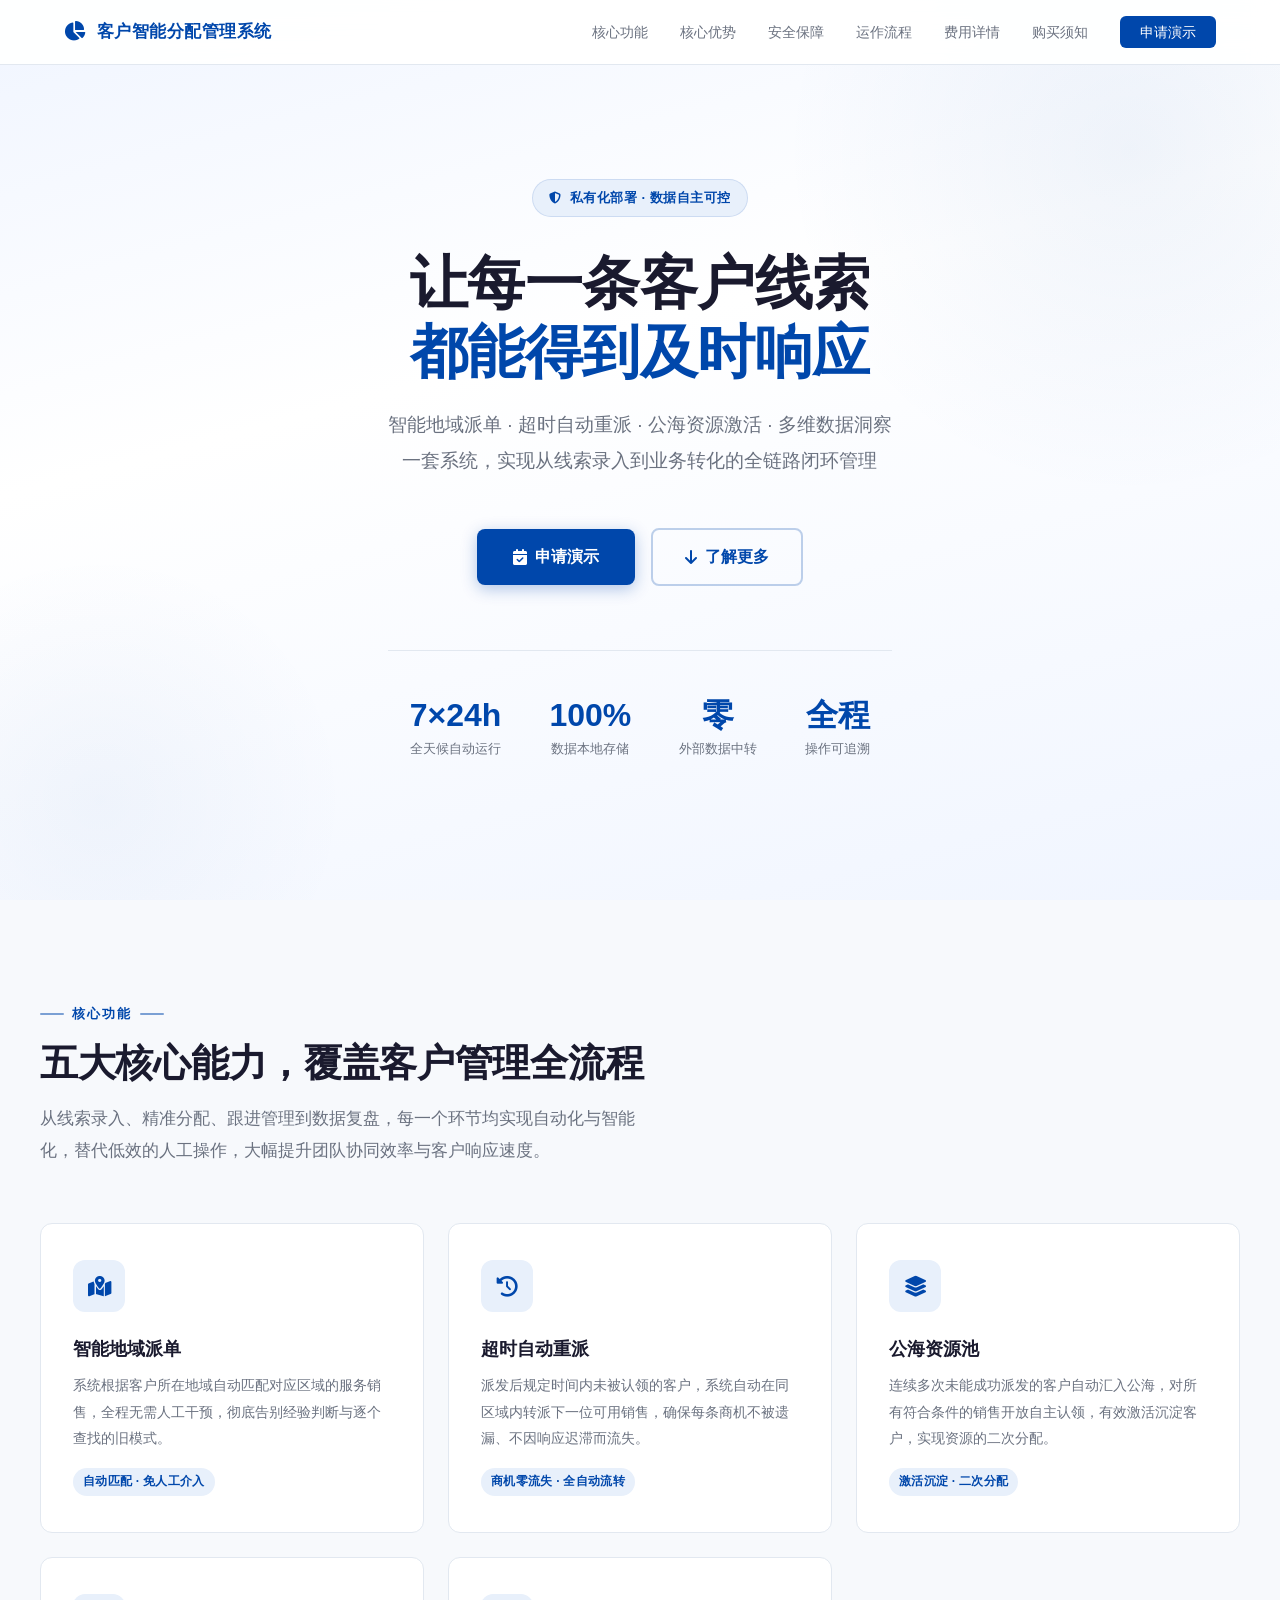
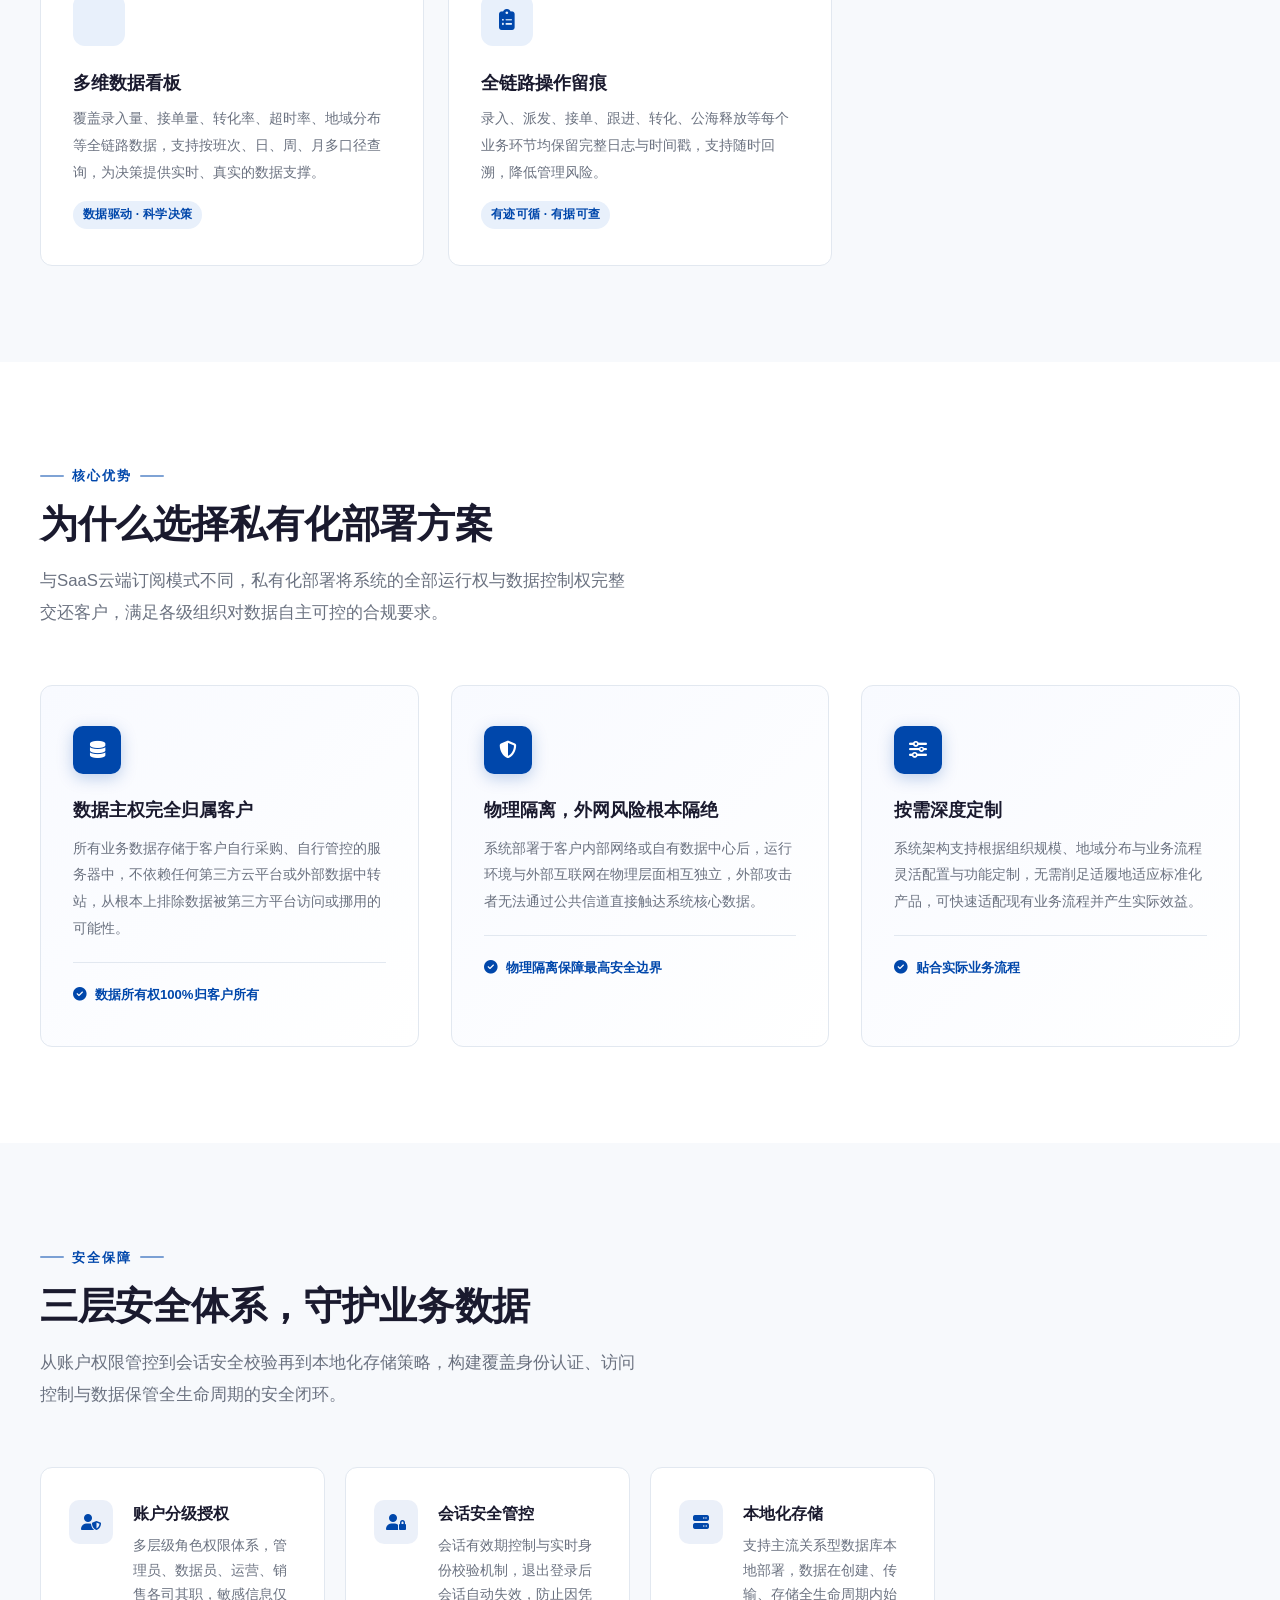
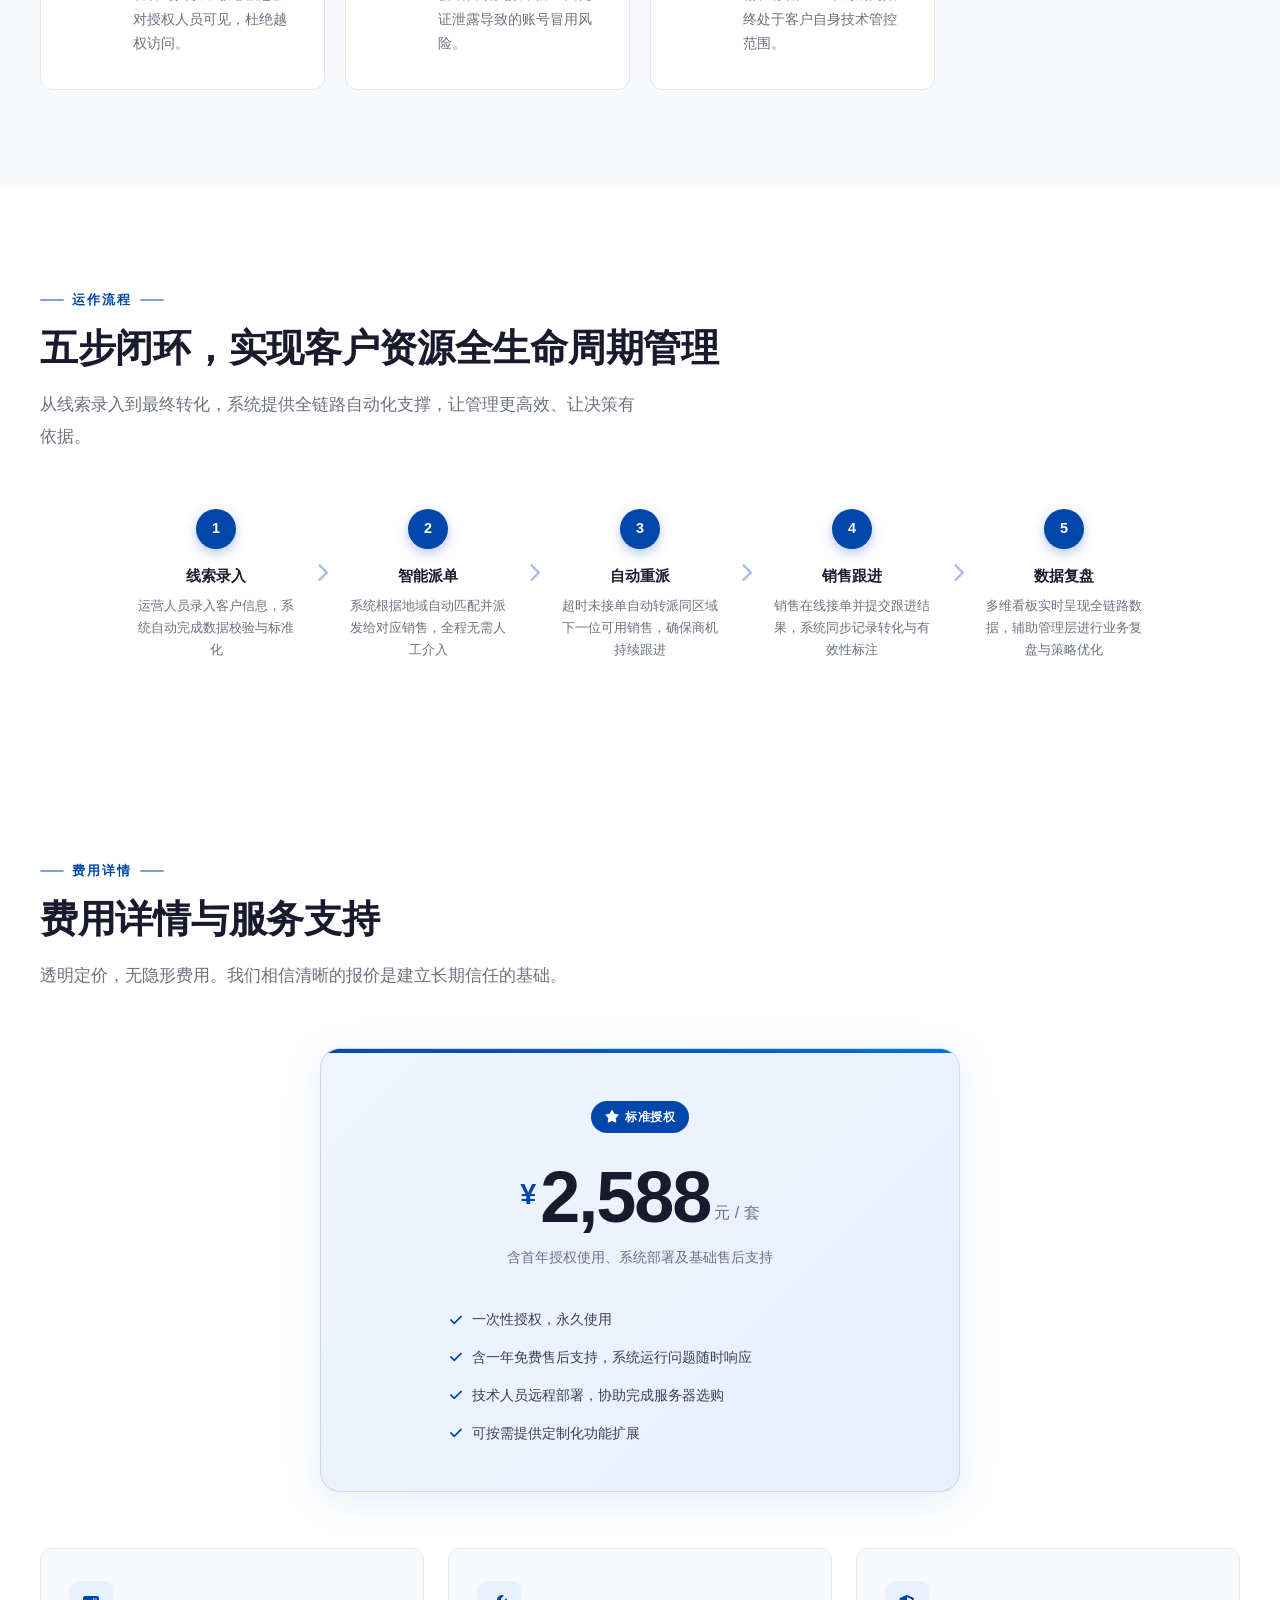
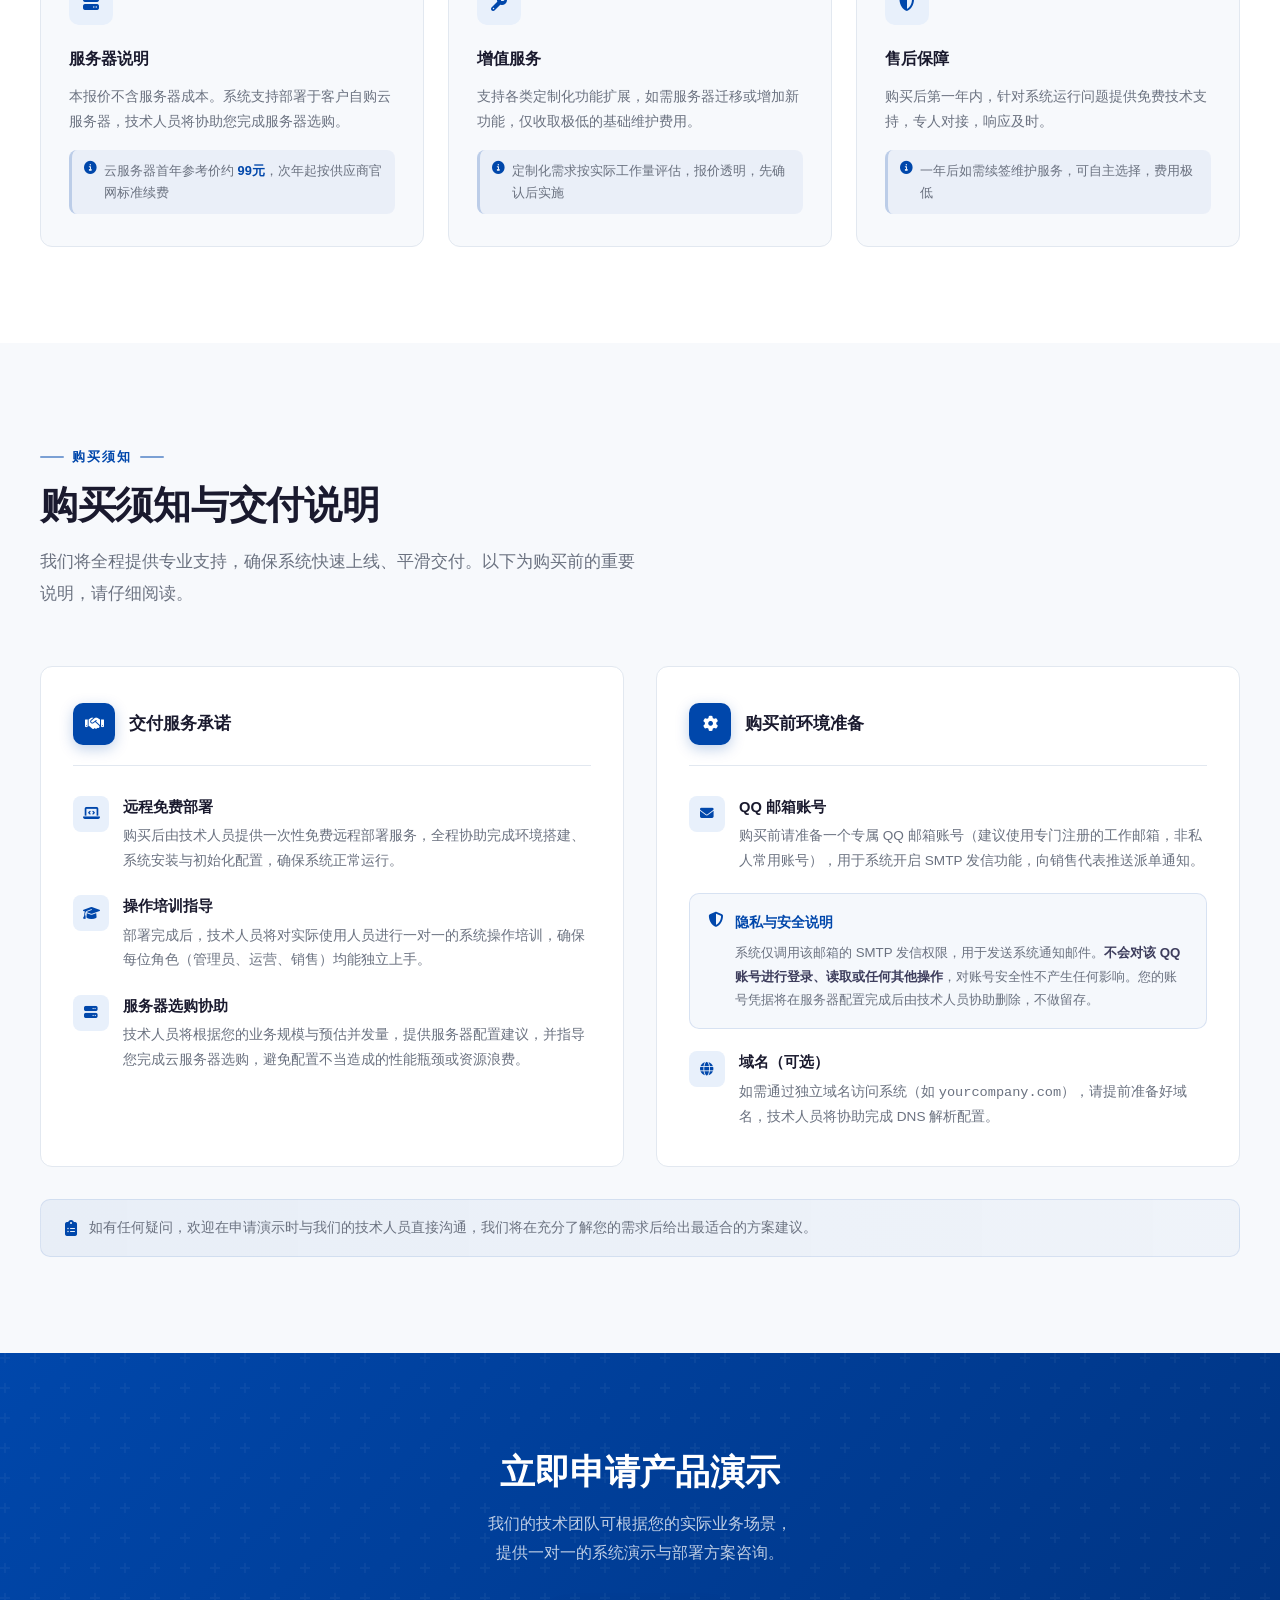
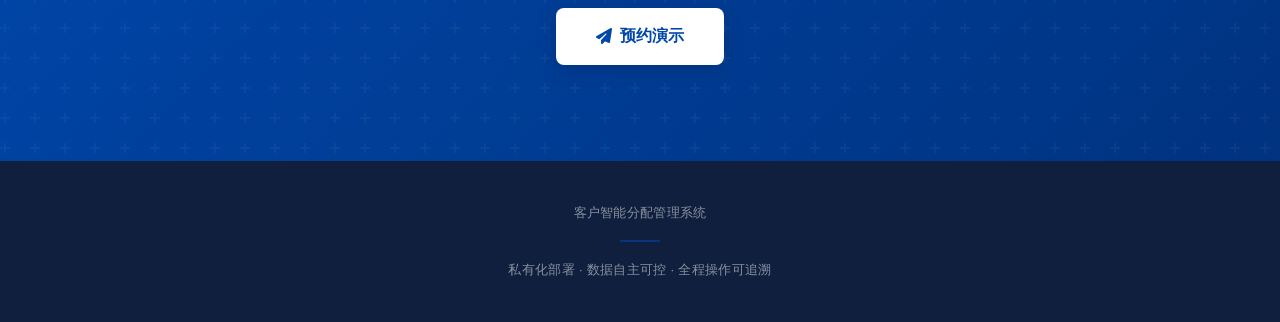
<file: static/projects/customer-system.html>
<!DOCTYPE html>
<html lang="zh-CN">
<head>
  <meta charset="UTF-8" />
  <meta name="viewport" content="width=device-width, initial-scale=1.0" />
  <title>客户智能分配管理系统</title>
  <link rel="stylesheet" href="https://cdnjs.cloudflare.com/ajax/libs/font-awesome/6.5.1/css/all.min.css" />
  <style>
    :root {
      --primary: #0047AB;
      --primary-dark: #003380;
      --primary-light: #e8f0fb;
      --accent: #0070e0;
      --text-dark: #1a1a2e;
      --text-body: #3d3d5c;
      --text-muted: #6b7280;
      --bg-white: #ffffff;
      --bg-gray: #f7f9fc;
      --border: #e2e8f0;
      --shadow-sm: 0 2px 8px rgba(0, 71, 171, 0.08);
      --shadow-md: 0 8px 32px rgba(0, 71, 171, 0.12);
      --shadow-hover: 0 16px 48px rgba(0, 71, 171, 0.18);
      --radius: 12px;
      --max-w: 1200px;
    }

    *, *::before, *::after {
      margin: 0;
      padding: 0;
      box-sizing: border-box;
    }

    html {
      scroll-behavior: smooth;
      font-size: 16px;
    }

    body {
      font-family: "PingFang SC", "Microsoft YaHei", "Helvetica Neue", Helvetica, Arial, sans-serif;
      color: var(--text-body);
      background: var(--bg-white);
      line-height: 1.8;
      -webkit-font-smoothing: antialiased;
    }

    /* ── NAV ── */
    nav {
      position: fixed;
      top: 0;
      left: 0;
      right: 0;
      z-index: 100;
      background: rgba(255, 255, 255, 0.92);
      backdrop-filter: blur(12px);
      -webkit-backdrop-filter: blur(12px);
      border-bottom: 1px solid var(--border);
      transition: box-shadow 0.3s;
    }
    nav.scrolled {
      box-shadow: 0 2px 20px rgba(0, 71, 171, 0.08);
    }
    .nav-inner {
      max-width: var(--max-w);
      margin: 0 auto;
      padding: 0 24px;
      height: 64px;
      display: flex;
      align-items: center;
      justify-content: space-between;
    }
    .nav-brand {
      font-size: 1.05rem;
      font-weight: 700;
      color: var(--primary);
      letter-spacing: 0.5px;
      display: flex;
      align-items: center;
      gap: 10px;
    }
    .nav-brand i {
      font-size: 1.2rem;
    }
    .nav-links {
      display: flex;
      align-items: center;
      gap: 32px;
      list-style: none;
    }
    .nav-links a {
      text-decoration: none;
      color: var(--text-muted);
      font-size: 0.9rem;
      font-weight: 500;
      transition: color 0.2s;
    }
    .nav-links a:hover {
      color: var(--primary);
    }
    .nav-cta {
      background: var(--primary);
      color: #fff !important;
      padding: 8px 20px;
      border-radius: 6px;
      font-weight: 600;
      transition: background 0.2s, transform 0.15s !important;
    }
    .nav-cta:hover {
      background: var(--primary-dark) !important;
      color: #fff !important;
      transform: translateY(-1px);
    }
    .hamburger {
      display: none;
      background: none;
      border: none;
      font-size: 1.4rem;
      color: var(--primary);
      cursor: pointer;
      padding: 4px;
    }

    /* ── HERO ── */
    .hero {
      min-height: 100vh;
      display: flex;
      align-items: center;
      justify-content: center;
      text-align: center;
      padding: 120px 24px 80px;
      background: linear-gradient(165deg, #f0f5ff 0%, #ffffff 40%, #f0f5ff 100%);
      position: relative;
      overflow: hidden;
    }
    .hero::before {
      content: "";
      position: absolute;
      top: -200px;
      right: -200px;
      width: 700px;
      height: 700px;
      border-radius: 50%;
      background: radial-gradient(circle, rgba(0, 71, 171, 0.06) 0%, transparent 70%);
      pointer-events: none;
    }
    .hero::after {
      content: "";
      position: absolute;
      bottom: -150px;
      left: -150px;
      width: 500px;
      height: 500px;
      border-radius: 50%;
      background: radial-gradient(circle, rgba(0, 71, 171, 0.04) 0%, transparent 70%);
      pointer-events: none;
    }
    .hero-inner {
      max-width: 800px;
      position: relative;
      z-index: 1;
    }
    .hero-badge {
      display: inline-flex;
      align-items: center;
      gap: 8px;
      background: var(--primary-light);
      color: var(--primary);
      font-size: 0.82rem;
      font-weight: 600;
      padding: 6px 16px;
      border-radius: 100px;
      margin-bottom: 32px;
      letter-spacing: 0.5px;
      border: 1px solid rgba(0, 71, 171, 0.12);
    }
    .hero-badge i {
      font-size: 0.75rem;
    }
    .hero h1 {
      font-size: clamp(2.2rem, 5vw, 3.6rem);
      font-weight: 800;
      color: var(--text-dark);
      line-height: 1.2;
      margin-bottom: 20px;
      letter-spacing: -0.5px;
    }
    .hero h1 span {
      color: var(--primary);
    }
    .hero-sub {
      font-size: clamp(1rem, 2vw, 1.2rem);
      color: var(--text-muted);
      margin-bottom: 48px;
      line-height: 1.9;
      font-weight: 400;
    }
    .hero-actions {
      display: flex;
      align-items: center;
      justify-content: center;
      gap: 16px;
      flex-wrap: wrap;
    }
    .btn-primary {
      display: inline-flex;
      align-items: center;
      gap: 8px;
      background: var(--primary);
      color: #fff;
      padding: 14px 36px;
      border-radius: 8px;
      text-decoration: none;
      font-weight: 600;
      font-size: 1rem;
      border: none;
      cursor: pointer;
      transition: background 0.25s, transform 0.2s, box-shadow 0.25s;
      box-shadow: 0 4px 16px rgba(0, 71, 171, 0.3);
    }
    .btn-primary:hover {
      background: var(--primary-dark);
      transform: translateY(-2px);
      box-shadow: 0 8px 28px rgba(0, 71, 171, 0.4);
    }
    .btn-secondary {
      display: inline-flex;
      align-items: center;
      gap: 8px;
      background: transparent;
      color: var(--primary);
      padding: 13px 32px;
      border-radius: 8px;
      text-decoration: none;
      font-weight: 600;
      font-size: 1rem;
      border: 2px solid rgba(0, 71, 171, 0.25);
      cursor: pointer;
      transition: border-color 0.25s, background 0.25s, transform 0.2s;
    }
    .btn-secondary:hover {
      border-color: var(--primary);
      background: var(--primary-light);
      transform: translateY(-1px);
    }
    .hero-stats {
      display: flex;
      align-items: center;
      justify-content: center;
      gap: 48px;
      margin-top: 64px;
      padding-top: 48px;
      border-top: 1px solid var(--border);
      flex-wrap: wrap;
    }
    .hero-stat {
      text-align: center;
    }
    .hero-stat-num {
      font-size: 2rem;
      font-weight: 800;
      color: var(--primary);
      line-height: 1;
      display: block;
    }
    .hero-stat-label {
      font-size: 0.82rem;
      color: var(--text-muted);
      margin-top: 6px;
      display: block;
      font-weight: 500;
    }

    /* ── SECTION COMMON ── */
    section {
      padding: 96px 24px;
    }
    .section-inner {
      max-width: var(--max-w);
      margin: 0 auto;
    }
    .section-label {
      display: inline-flex;
      align-items: center;
      gap: 8px;
      font-size: 0.8rem;
      font-weight: 700;
      color: var(--primary);
      letter-spacing: 2px;
      text-transform: uppercase;
      margin-bottom: 12px;
    }
    .section-label::before,
    .section-label::after {
      content: "";
      display: block;
      width: 24px;
      height: 2px;
      background: var(--primary);
      border-radius: 2px;
      opacity: 0.5;
    }
    .section-title {
      font-size: clamp(1.6rem, 3.5vw, 2.4rem);
      font-weight: 800;
      color: var(--text-dark);
      line-height: 1.3;
      margin-bottom: 16px;
      letter-spacing: -0.3px;
    }
    .section-desc {
      font-size: 1.05rem;
      color: var(--text-muted);
      max-width: 600px;
      line-height: 1.9;
      margin-bottom: 56px;
    }

    /* ── FEATURES ── */
    .features {
      background: var(--bg-gray);
    }
    .features-grid {
      display: grid;
      grid-template-columns: repeat(auto-fill, minmax(320px, 1fr));
      gap: 24px;
    }
    .feature-card {
      background: var(--bg-white);
      border-radius: var(--radius);
      padding: 36px 32px;
      border: 1px solid var(--border);
      transition: transform 0.3s cubic-bezier(0.34, 1.56, 0.64, 1),
                  box-shadow 0.3s,
                  border-color 0.3s;
      position: relative;
      overflow: hidden;
    }
    .feature-card::before {
      content: "";
      position: absolute;
      top: 0;
      left: 0;
      right: 0;
      height: 3px;
      background: linear-gradient(90deg, var(--primary), var(--accent));
      opacity: 0;
      transition: opacity 0.3s;
    }
    .feature-card:hover {
      transform: translateY(-6px);
      box-shadow: var(--shadow-hover);
      border-color: rgba(0, 71, 171, 0.15);
    }
    .feature-card:hover::before {
      opacity: 1;
    }
    .feature-icon {
      width: 52px;
      height: 52px;
      border-radius: 12px;
      background: var(--primary-light);
      display: flex;
      align-items: center;
      justify-content: center;
      margin-bottom: 24px;
      transition: background 0.3s;
    }
    .feature-icon i {
      font-size: 1.3rem;
      color: var(--primary);
    }
    .feature-card:hover .feature-icon {
      background: rgba(0, 71, 171, 0.12);
    }
    .feature-title {
      font-size: 1.15rem;
      font-weight: 700;
      color: var(--text-dark);
      margin-bottom: 10px;
      line-height: 1.4;
    }
    .feature-desc {
      font-size: 0.9rem;
      color: var(--text-muted);
      line-height: 1.85;
    }
    .feature-tag {
      display: inline-block;
      margin-top: 16px;
      font-size: 0.75rem;
      font-weight: 600;
      color: var(--primary);
      background: var(--primary-light);
      padding: 3px 10px;
      border-radius: 100px;
      letter-spacing: 0.3px;
    }

    /* ── ADVANTAGES ── */
    .advantages {
      background: var(--bg-white);
    }
    .advantages-grid {
      display: grid;
      grid-template-columns: repeat(3, 1fr);
      gap: 32px;
    }
    .advantage-item {
      padding: 40px 32px;
      border-radius: var(--radius);
      border: 1px solid var(--border);
      background: linear-gradient(135deg, #f8faff 0%, #ffffff 100%);
      transition: border-color 0.3s, box-shadow 0.3s;
      position: relative;
    }
    .advantage-item:hover {
      border-color: rgba(0, 71, 171, 0.2);
      box-shadow: var(--shadow-md);
    }
    .advantage-icon {
      width: 48px;
      height: 48px;
      border-radius: 10px;
      background: var(--primary);
      display: flex;
      align-items: center;
      justify-content: center;
      margin-bottom: 24px;
      box-shadow: 0 4px 16px rgba(0, 71, 171, 0.25);
    }
    .advantage-icon i {
      font-size: 1.1rem;
      color: #fff;
    }
    .advantage-title {
      font-size: 1.1rem;
      font-weight: 700;
      color: var(--text-dark);
      margin-bottom: 12px;
      line-height: 1.4;
    }
    .advantage-desc {
      font-size: 0.88rem;
      color: var(--text-muted);
      line-height: 1.9;
    }
    .advantage-highlight {
      margin-top: 20px;
      padding-top: 20px;
      border-top: 1px solid var(--border);
      display: flex;
      align-items: center;
      gap: 8px;
    }
    .advantage-highlight i {
      color: var(--primary);
      font-size: 0.85rem;
    }
    .advantage-highlight span {
      font-size: 0.82rem;
      font-weight: 600;
      color: var(--primary);
    }

    /* ── SECURITY ── */
    .security {
      background: var(--bg-gray);
    }
    .security-grid {
      display: grid;
      grid-template-columns: repeat(auto-fill, minmax(280px, 1fr));
      gap: 20px;
    }
    .security-card {
      background: var(--bg-white);
      border-radius: var(--radius);
      padding: 32px 28px;
      border: 1px solid var(--border);
      display: flex;
      align-items: flex-start;
      gap: 20px;
      transition: box-shadow 0.3s, transform 0.25s;
    }
    .security-card:hover {
      box-shadow: var(--shadow-md);
      transform: translateY(-3px);
    }
    .security-icon {
      flex-shrink: 0;
      width: 44px;
      height: 44px;
      border-radius: 10px;
      background: rgba(0, 71, 171, 0.08);
      display: flex;
      align-items: center;
      justify-content: center;
    }
    .security-icon i {
      font-size: 1rem;
      color: var(--primary);
    }
    .security-title {
      font-size: 1rem;
      font-weight: 700;
      color: var(--text-dark);
      margin-bottom: 6px;
    }
    .security-desc {
      font-size: 0.85rem;
      color: var(--text-muted);
      line-height: 1.8;
    }

    /* ── PROCESS / FLOW ── */
    .process {
      background: var(--bg-white);
    }
    .process-flow {
      display: flex;
      align-items: center;
      justify-content: center;
      gap: 0;
      flex-wrap: wrap;
      position: relative;
    }
    .process-step {
      display: flex;
      flex-direction: column;
      align-items: center;
      text-align: center;
      position: relative;
      flex: 1;
      min-width: 140px;
      max-width: 200px;
      padding: 0 16px;
    }
    .process-step-num {
      width: 40px;
      height: 40px;
      border-radius: 50%;
      background: var(--primary);
      color: #fff;
      font-size: 0.9rem;
      font-weight: 700;
      display: flex;
      align-items: center;
      justify-content: center;
      margin-bottom: 14px;
      box-shadow: 0 4px 12px rgba(0, 71, 171, 0.3);
      flex-shrink: 0;
    }
    .process-step-title {
      font-size: 0.92rem;
      font-weight: 700;
      color: var(--text-dark);
      margin-bottom: 6px;
    }
    .process-step-desc {
      font-size: 0.8rem;
      color: var(--text-muted);
      line-height: 1.7;
    }
    .process-arrow {
      font-size: 1.2rem;
      color: var(--primary);
      opacity: 0.35;
      flex-shrink: 0;
      margin-bottom: 20px;
    }

    /* ── CTA ── */
    .cta {
      background: linear-gradient(135deg, var(--primary) 0%, var(--primary-dark) 100%);
      text-align: center;
      padding: 96px 24px;
      position: relative;
      overflow: hidden;
    }
    .cta::before {
      content: "";
      position: absolute;
      top: 0; left: 0; right: 0; bottom: 0;
      background: url("data:image/svg+xml,%3Csvg width='60' height='60' viewBox='0 0 60 60' xmlns='http://www.w3.org/2000/svg'%3E%3Cg fill='none' fill-rule='evenodd'%3E%3Cg fill='%23ffffff' fill-opacity='0.04'%3E%3Cpath d='M36 34v-4h-2v4h-4v2h4v4h2v-4h4v-2h-4zm0-30V0h-2v4h-4v2h4v4h2V6h4V4h-4zM6 34v-4H4v4H0v2h4v4h2v-4h4v-2H6zM6 4V0H4v4H0v2h4v4h2V6h4V4H6z'/%3E%3C/g%3E%3C/g%3E%3C/svg%3E");
      pointer-events: none;
    }
    .cta-inner {
      position: relative;
      z-index: 1;
      max-width: 640px;
      margin: 0 auto;
    }
    .cta h2 {
      font-size: clamp(1.6rem, 3vw, 2.2rem);
      font-weight: 800;
      color: #fff;
      margin-bottom: 16px;
      line-height: 1.3;
    }
    .cta p {
      font-size: 1rem;
      color: rgba(255, 255, 255, 0.75);
      margin-bottom: 40px;
      line-height: 1.8;
    }
    .btn-white {
      display: inline-flex;
      align-items: center;
      gap: 8px;
      background: #fff;
      color: var(--primary);
      padding: 14px 40px;
      border-radius: 8px;
      text-decoration: none;
      font-weight: 700;
      font-size: 1rem;
      border: none;
      cursor: pointer;
      transition: transform 0.2s, box-shadow 0.2s;
      box-shadow: 0 4px 20px rgba(0, 0, 0, 0.15);
    }
    .btn-white:hover {
      transform: translateY(-2px);
      box-shadow: 0 8px 32px rgba(0, 0, 0, 0.2);
    }

    /* ── FOOTER ── */
    footer {
      background: #0f1f3d;
      color: rgba(255, 255, 255, 0.5);
      text-align: center;
      padding: 40px 24px;
      font-size: 0.82rem;
      line-height: 1.8;
    }
    footer p {
      letter-spacing: 0.3px;
    }
    footer .footer-divider {
      width: 40px;
      height: 2px;
      background: rgba(0, 71, 171, 0.6);
      margin: 16px auto;
      border-radius: 2px;
    }

    /* ── ANIMATIONS ── */
    .fade-up {
      opacity: 0;
      transform: translateY(24px);
      transition: opacity 0.6s ease, transform 0.6s ease;
    }
    .fade-up.visible {
      opacity: 1;
      transform: translateY(0);
    }

    /* ── PRICING ── */
    .pricing {
      background: var(--bg-white);
    }

    /* 主价格卡片 */
    .pricing-main {
      background: linear-gradient(135deg, #f0f5ff 0%, #e8f0fb 100%);
      border: 1px solid rgba(0, 71, 171, 0.15);
      border-radius: 20px;
      padding: 52px 48px 44px;
      text-align: center;
      max-width: 640px;
      margin: 0 auto 56px;
      position: relative;
      overflow: hidden;
      box-shadow: 0 8px 40px rgba(0, 71, 171, 0.1);
    }
    .pricing-main::before {
      content: "";
      position: absolute;
      top: 0; left: 0; right: 0;
      height: 4px;
      background: linear-gradient(90deg, var(--primary), var(--accent));
    }
    .pricing-badge {
      display: inline-flex;
      align-items: center;
      gap: 6px;
      background: var(--primary);
      color: #fff;
      font-size: 0.78rem;
      font-weight: 700;
      padding: 5px 14px;
      border-radius: 100px;
      margin-bottom: 28px;
      letter-spacing: 0.5px;
    }
    .pricing-amount {
      display: flex;
      align-items: baseline;
      justify-content: center;
      gap: 4px;
      margin-bottom: 12px;
    }
    .pricing-currency {
      font-size: 1.8rem;
      font-weight: 700;
      color: var(--primary);
      align-self: flex-start;
      margin-top: 8px;
    }
    .pricing-num {
      font-size: 4.5rem;
      font-weight: 900;
      color: var(--text-dark);
      line-height: 1;
      letter-spacing: -2px;
    }
    .pricing-unit {
      font-size: 1rem;
      color: var(--text-muted);
      font-weight: 500;
      align-self: flex-end;
      margin-bottom: 6px;
    }
    .pricing-desc {
      font-size: 0.9rem;
      color: var(--text-muted);
      margin-bottom: 36px;
    }
    .pricing-includes {
      display: flex;
      flex-direction: column;
      gap: 12px;
      text-align: left;
      max-width: 380px;
      margin: 0 auto;
    }
    .pricing-include-item {
      display: flex;
      align-items: center;
      gap: 10px;
      font-size: 0.9rem;
      color: var(--text-body);
    }
    .pricing-include-item i {
      color: var(--primary);
      font-size: 0.85rem;
      flex-shrink: 0;
    }

    /* 三列明细卡片 */
    .pricing-detail-grid {
      display: grid;
      grid-template-columns: repeat(3, 1fr);
      gap: 24px;
    }
    .pricing-detail-card {
      background: var(--bg-gray);
      border: 1px solid var(--border);
      border-radius: var(--radius);
      padding: 32px 28px;
      transition: box-shadow 0.3s, transform 0.25s;
    }
    .pricing-detail-card:hover {
      box-shadow: var(--shadow-md);
      transform: translateY(-3px);
    }
    .pricing-detail-icon {
      width: 44px;
      height: 44px;
      border-radius: 10px;
      background: var(--primary-light);
      display: flex;
      align-items: center;
      justify-content: center;
      margin-bottom: 20px;
    }
    .pricing-detail-icon i {
      font-size: 1rem;
      color: var(--primary);
    }
    .pricing-detail-title {
      font-size: 1rem;
      font-weight: 700;
      color: var(--text-dark);
      margin-bottom: 10px;
    }
    .pricing-detail-body {
      font-size: 0.85rem;
      color: var(--text-muted);
      line-height: 1.85;
      margin-bottom: 16px;
    }
    .pricing-tip {
      display: flex;
      align-items: flex-start;
      gap: 7px;
      background: rgba(0, 71, 171, 0.05);
      border-radius: 8px;
      padding: 10px 12px;
      border-left: 3px solid rgba(0, 71, 171, 0.2);
    }
    .pricing-tip i {
      color: var(--primary);
      font-size: 0.8rem;
      margin-top: 2px;
      flex-shrink: 0;
    }
    .pricing-tip span {
      font-size: 0.8rem;
      color: var(--text-muted);
      line-height: 1.7;
    }
    .pricing-tip strong {
      color: var(--primary);
      font-weight: 700;
    }

    /* ── PURCHASE GUIDE ── */
    .guide {
      background: var(--bg-gray);
    }
    .guide-grid {
      display: grid;
      grid-template-columns: 1fr 1fr;
      gap: 32px;
      margin-bottom: 32px;
    }
    .guide-block {
      background: var(--bg-white);
      border: 1px solid var(--border);
      border-radius: var(--radius);
      padding: 36px 32px;
      transition: box-shadow 0.3s;
    }
    .guide-block:hover {
      box-shadow: var(--shadow-md);
    }
    .guide-block-header {
      display: flex;
      align-items: center;
      gap: 14px;
      margin-bottom: 28px;
      padding-bottom: 20px;
      border-bottom: 1px solid var(--border);
    }
    .guide-block-icon {
      width: 42px;
      height: 42px;
      border-radius: 10px;
      background: var(--primary);
      display: flex;
      align-items: center;
      justify-content: center;
      flex-shrink: 0;
      box-shadow: 0 4px 14px rgba(0, 71, 171, 0.25);
    }
    .guide-block-icon i {
      font-size: 0.95rem;
      color: #fff;
    }
    .guide-block-title {
      font-size: 1.05rem;
      font-weight: 700;
      color: var(--text-dark);
    }
    .guide-block-body {
      display: flex;
      flex-direction: column;
      gap: 20px;
    }
    .guide-item {
      display: flex;
      align-items: flex-start;
      gap: 14px;
    }
    .guide-item-icon {
      width: 36px;
      height: 36px;
      border-radius: 8px;
      background: var(--primary-light);
      display: flex;
      align-items: center;
      justify-content: center;
      flex-shrink: 0;
      margin-top: 2px;
    }
    .guide-item-icon i {
      font-size: 0.85rem;
      color: var(--primary);
    }
    .guide-item-title {
      font-size: 0.92rem;
      font-weight: 700;
      color: var(--text-dark);
      margin-bottom: 4px;
    }
    .guide-item-desc {
      font-size: 0.85rem;
      color: var(--text-muted);
      line-height: 1.8;
    }
    /* 安全提示卡片 */
    .guide-note {
      display: flex;
      align-items: flex-start;
      gap: 12px;
      background: rgba(0, 71, 171, 0.04);
      border: 1px solid rgba(0, 71, 171, 0.12);
      border-radius: 10px;
      padding: 16px 18px;
    }
    .guide-note > i {
      color: var(--primary);
      font-size: 0.95rem;
      margin-top: 2px;
      flex-shrink: 0;
    }
    .guide-note-title {
      font-size: 0.88rem;
      font-weight: 700;
      color: var(--primary);
      margin-bottom: 5px;
    }
    .guide-note-body {
      font-size: 0.83rem;
      color: var(--text-muted);
      line-height: 1.8;
    }
    .guide-note-body strong {
      color: var(--text-body);
    }
    /* 底部提醒条 */
    .guide-footer-note {
      display: flex;
      align-items: center;
      gap: 12px;
      background: linear-gradient(90deg, rgba(0, 71, 171, 0.06), rgba(0, 71, 171, 0.03));
      border: 1px solid rgba(0, 71, 171, 0.1);
      border-radius: 10px;
      padding: 16px 24px;
      font-size: 0.88rem;
      color: var(--text-muted);
      line-height: 1.7;
    }
    .guide-footer-note i {
      color: var(--primary);
      font-size: 1rem;
      flex-shrink: 0;
    }
    .guide-footer-note span {
      flex: 1;
    }

    /* ── RESPONSIVE ── */
    @media (max-width: 1024px) {
      .advantages-grid {
        grid-template-columns: repeat(3, 1fr);
      }
    }
    @media (max-width: 768px) {
      .nav-links {
        display: none;
        position: absolute;
        top: 64px;
        left: 0;
        right: 0;
        background: #fff;
        flex-direction: column;
        padding: 16px 24px 24px;
        border-bottom: 1px solid var(--border);
        gap: 16px;
        box-shadow: 0 8px 24px rgba(0, 71, 171, 0.1);
      }
      .nav-links.open {
        display: flex;
      }
      .hamburger {
        display: block;
      }
      .advantages-grid {
        grid-template-columns: 1fr;
        gap: 20px;
      }
      .process-arrow {
        display: none;
      }
      .process-flow {
        gap: 32px;
      }
      .hero-stats {
        gap: 24px;
      }
      section {
        padding: 64px 20px;
      }
      .cta {
        padding: 64px 20px;
      }
      .pricing-detail-grid {
        grid-template-columns: 1fr;
      }
      .guide-grid {
        grid-template-columns: 1fr;
      }
      .pricing-main {
        padding: 36px 24px 32px;
      }
    }
    @media (max-width: 480px) {
      .features-grid {
        grid-template-columns: 1fr;
      }
      .security-grid {
        grid-template-columns: 1fr;
      }
    }

    /* Smooth mobile nav overlay */
    .nav-links.open + .hamburger-overlay {
      display: block;
    }
  </style>
</head>
<body>

  <!-- NAV -->
  <nav id="navbar">
    <div class="nav-inner">
      <div class="nav-brand">
        <i class="fa-solid fa-chart-pie"></i>
        客户智能分配管理系统
      </div>
      <ul class="nav-links" id="navLinks">
        <li><a href="#features">核心功能</a></li>
        <li><a href="#advantages">核心优势</a></li>
        <li><a href="#security">安全保障</a></li>
        <li><a href="#process">运作流程</a></li>
        <li><a href="#pricing">费用详情</a></li>
        <li><a href="#guide">购买须知</a></li>
        <li><a href="#contact" class="nav-cta">申请演示</a></li>
      </ul>
      <button class="hamburger" id="hamburger" aria-label="菜单">
        <i class="fa-solid fa-bars"></i>
      </button>
    </div>
  </nav>

  <!-- HERO -->
  <section class="hero" id="hero">
    <div class="hero-inner">
      <div class="hero-badge">
        <i class="fa-solid fa-shield-halved"></i>
        私有化部署 · 数据自主可控
      </div>
      <h1>让每一条客户线索<br><span>都能得到及时响应</span></h1>
      <p class="hero-sub">
        智能地域派单 · 超时自动重派 · 公海资源激活 · 多维数据洞察<br>
        一套系统，实现从线索录入到业务转化的全链路闭环管理
      </p>
      <div class="hero-actions">
        <a href="#contact" class="btn-primary">
          <i class="fa-solid fa-calendar-check"></i>
          申请演示
        </a>
        <a href="#features" class="btn-secondary">
          <i class="fa-solid fa-arrow-down"></i>
          了解更多
        </a>
      </div>
      <div class="hero-stats">
        <div class="hero-stat">
          <span class="hero-stat-num">7×24h</span>
          <span class="hero-stat-label">全天候自动运行</span>
        </div>
        <div class="hero-stat">
          <span class="hero-stat-num">100%</span>
          <span class="hero-stat-label">数据本地存储</span>
        </div>
        <div class="hero-stat">
          <span class="hero-stat-num">零</span>
          <span class="hero-stat-label">外部数据中转</span>
        </div>
        <div class="hero-stat">
          <span class="hero-stat-num">全程</span>
          <span class="hero-stat-label">操作可追溯</span>
        </div>
      </div>
    </div>
  </section>

  <!-- FEATURES -->
  <section class="features" id="features">
    <div class="section-inner">
      <div class="section-label">核心功能</div>
      <h2 class="section-title">五大核心能力，覆盖客户管理全流程</h2>
      <p class="section-desc">
        从线索录入、精准分配、跟进管理到数据复盘，每一个环节均实现自动化与智能化，替代低效的人工操作，大幅提升团队协同效率与客户响应速度。
      </p>
      <div class="features-grid">
        <div class="feature-card fade-up">
          <div class="feature-icon">
            <i class="fa-solid fa-map-location-dot"></i>
          </div>
          <h3 class="feature-title">智能地域派单</h3>
          <p class="feature-desc">系统根据客户所在地域自动匹配对应区域的服务销售，全程无需人工干预，彻底告别经验判断与逐个查找的旧模式。</p>
          <span class="feature-tag">自动匹配 · 免人工介入</span>
        </div>
        <div class="feature-card fade-up">
          <div class="feature-icon">
            <i class="fa-solid fa-clock-rotate-left"></i>
          </div>
          <h3 class="feature-title">超时自动重派</h3>
          <p class="feature-desc">派发后规定时间内未被认领的客户，系统自动在同区域内转派下一位可用销售，确保每条商机不被遗漏、不因响应迟滞而流失。</p>
          <span class="feature-tag">商机零流失 · 全自动流转</span>
        </div>
        <div class="feature-card fade-up">
          <div class="feature-icon">
            <i class="fa-solid fa-layer-group"></i>
          </div>
          <h3 class="feature-title">公海资源池</h3>
          <p class="feature-desc">连续多次未能成功派发的客户自动汇入公海，对所有符合条件的销售开放自主认领，有效激活沉淀客户，实现资源的二次分配。</p>
          <span class="feature-tag">激活沉淀 · 二次分配</span>
        </div>
        <div class="feature-card fade-up">
          <div class="feature-icon">
            <i class="fa-solid fa-chart-mixed"></i>
          </div>
          <h3 class="feature-title">多维数据看板</h3>
          <p class="feature-desc">覆盖录入量、接单量、转化率、超时率、地域分布等全链路数据，支持按班次、日、周、月多口径查询，为决策提供实时、真实的数据支撑。</p>
          <span class="feature-tag">数据驱动 · 科学决策</span>
        </div>
        <div class="feature-card fade-up">
          <div class="feature-icon">
            <i class="fa-solid fa-clipboard-list"></i>
          </div>
          <h3 class="feature-title">全链路操作留痕</h3>
          <p class="feature-desc">录入、派发、接单、跟进、转化、公海释放等每个业务环节均保留完整日志与时间戳，支持随时回溯，降低管理风险。</p>
          <span class="feature-tag">有迹可循 · 有据可查</span>
        </div>
      </div>
    </div>
  </section>

  <!-- ADVANTAGES -->
  <section class="advantages" id="advantages">
    <div class="section-inner">
      <div class="section-label">核心优势</div>
      <h2 class="section-title">为什么选择私有化部署方案</h2>
      <p class="section-desc">
        与SaaS云端订阅模式不同，私有化部署将系统的全部运行权与数据控制权完整交还客户，满足各级组织对数据自主可控的合规要求。
      </p>
      <div class="advantages-grid">
        <div class="advantage-item fade-up">
          <div class="advantage-icon">
            <i class="fa-solid fa-database"></i>
          </div>
          <h3 class="advantage-title">数据主权完全归属客户</h3>
          <p class="advantage-desc">
            所有业务数据存储于客户自行采购、自行管控的服务器中，不依赖任何第三方云平台或外部数据中转站，从根本上排除数据被第三方平台访问或挪用的可能性。
          </p>
          <div class="advantage-highlight">
            <i class="fa-solid fa-check-circle"></i>
            <span>数据所有权100%归客户所有</span>
          </div>
        </div>
        <div class="advantage-item fade-up">
          <div class="advantage-icon">
            <i class="fa-solid fa-shield-halved"></i>
          </div>
          <h3 class="advantage-title">物理隔离，外网风险根本隔绝</h3>
          <p class="advantage-desc">
            系统部署于客户内部网络或自有数据中心后，运行环境与外部互联网在物理层面相互独立，外部攻击者无法通过公共信道直接触达系统核心数据。
          </p>
          <div class="advantage-highlight">
            <i class="fa-solid fa-check-circle"></i>
            <span>物理隔离保障最高安全边界</span>
          </div>
        </div>
        <div class="advantage-item fade-up">
          <div class="advantage-icon">
            <i class="fa-solid fa-sliders"></i>
          </div>
          <h3 class="advantage-title">按需深度定制</h3>
          <p class="advantage-desc">
            系统架构支持根据组织规模、地域分布与业务流程灵活配置与功能定制，无需削足适履地适应标准化产品，可快速适配现有业务流程并产生实际效益。
          </p>
          <div class="advantage-highlight">
            <i class="fa-solid fa-check-circle"></i>
            <span>贴合实际业务流程</span>
          </div>
        </div>
      </div>
    </div>
  </section>

  <!-- SECURITY -->
  <section class="security" id="security">
    <div class="section-inner">
      <div class="section-label">安全保障</div>
      <h2 class="section-title">三层安全体系，守护业务数据</h2>
      <p class="section-desc">
        从账户权限管控到会话安全校验再到本地化存储策略，构建覆盖身份认证、访问控制与数据保管全生命周期的安全闭环。
      </p>
      <div class="security-grid">
        <div class="security-card fade-up">
          <div class="security-icon">
            <i class="fa-solid fa-user-shield"></i>
          </div>
          <div>
            <h3 class="security-title">账户分级授权</h3>
            <p class="security-desc">多层级角色权限体系，管理员、数据员、运营、销售各司其职，敏感信息仅对授权人员可见，杜绝越权访问。</p>
          </div>
        </div>
        <div class="security-card fade-up">
          <div class="security-icon">
            <i class="fa-solid fa-user-lock"></i>
          </div>
          <div>
            <h3 class="security-title">会话安全管控</h3>
            <p class="security-desc">会话有效期控制与实时身份校验机制，退出登录后会话自动失效，防止因凭证泄露导致的账号冒用风险。</p>
          </div>
        </div>
        <div class="security-card fade-up">
          <div class="security-icon">
            <i class="fa-solid fa-server"></i>
          </div>
          <div>
            <h3 class="security-title">本地化存储</h3>
            <p class="security-desc">支持主流关系型数据库本地部署，数据在创建、传输、存储全生命周期内始终处于客户自身技术管控范围。</p>
          </div>
        </div>
      </div>
    </div>
  </section>

  <!-- PROCESS -->
  <section class="process" id="process">
    <div class="section-inner">
      <div class="section-label">运作流程</div>
      <h2 class="section-title">五步闭环，实现客户资源全生命周期管理</h2>
      <p class="section-desc">
        从线索录入到最终转化，系统提供全链路自动化支撑，让管理更高效、让决策有依据。
      </p>
      <div class="process-flow">
        <div class="process-step fade-up">
          <div class="process-step-num">1</div>
          <div class="process-step-title">线索录入</div>
          <div class="process-step-desc">运营人员录入客户信息，系统自动完成数据校验与标准化</div>
        </div>
        <div class="process-arrow"><i class="fa-solid fa-chevron-right"></i></div>
        <div class="process-step fade-up">
          <div class="process-step-num">2</div>
          <div class="process-step-title">智能派单</div>
          <div class="process-step-desc">系统根据地域自动匹配并派发给对应销售，全程无需人工介入</div>
        </div>
        <div class="process-arrow"><i class="fa-solid fa-chevron-right"></i></div>
        <div class="process-step fade-up">
          <div class="process-step-num">3</div>
          <div class="process-step-title">自动重派</div>
          <div class="process-step-desc">超时未接单自动转派同区域下一位可用销售，确保商机持续跟进</div>
        </div>
        <div class="process-arrow"><i class="fa-solid fa-chevron-right"></i></div>
        <div class="process-step fade-up">
          <div class="process-step-num">4</div>
          <div class="process-step-title">销售跟进</div>
          <div class="process-step-desc">销售在线接单并提交跟进结果，系统同步记录转化与有效性标注</div>
        </div>
        <div class="process-arrow"><i class="fa-solid fa-chevron-right"></i></div>
        <div class="process-step fade-up">
          <div class="process-step-num">5</div>
          <div class="process-step-title">数据复盘</div>
          <div class="process-step-desc">多维看板实时呈现全链路数据，辅助管理层进行业务复盘与策略优化</div>
        </div>
      </div>
    </div>
  </section>

  <!-- PRICING -->
  <section class="pricing" id="pricing">
    <div class="section-inner">
      <div class="section-label">费用详情</div>
      <h2 class="section-title">费用详情与服务支持</h2>
      <p class="section-desc">
        透明定价，无隐形费用。我们相信清晰的报价是建立长期信任的基础。
      </p>

      <!-- 主价格卡片 -->
      <div class="pricing-main fade-up">
        <div class="pricing-badge">
          <i class="fa-solid fa-star"></i>
          标准授权
        </div>
        <div class="pricing-amount">
          <span class="pricing-currency">¥</span>
          <span class="pricing-num">2,588</span>
          <span class="pricing-unit">元 / 套</span>
        </div>
        <div class="pricing-desc">
          含首年授权使用、系统部署及基础售后支持
        </div>

        <!-- 服务清单 -->
        <div class="pricing-includes">
          <div class="pricing-include-item">
            <i class="fa-solid fa-check"></i>
            <span>一次性授权，永久使用</span>
          </div>
          <div class="pricing-include-item">
            <i class="fa-solid fa-check"></i>
            <span>含一年免费售后支持，系统运行问题随时响应</span>
          </div>
          <div class="pricing-include-item">
            <i class="fa-solid fa-check"></i>
            <span>技术人员远程部署，协助完成服务器选购</span>
          </div>
          <div class="pricing-include-item">
            <i class="fa-solid fa-check"></i>
            <span>可按需提供定制化功能扩展</span>
          </div>
        </div>
      </div>

      <!-- 下方三列说明 -->
      <div class="pricing-detail-grid">
        <div class="pricing-detail-card fade-up">
          <div class="pricing-detail-icon">
            <i class="fa-solid fa-server"></i>
          </div>
          <h3 class="pricing-detail-title">服务器说明</h3>
          <p class="pricing-detail-body">
            本报价不含服务器成本。系统支持部署于客户自购云服务器，技术人员将协助您完成服务器选购。
          </p>
          <div class="pricing-tip">
            <i class="fa-solid fa-circle-info"></i>
            <span>云服务器首年参考价约 <strong>99元</strong>，次年起按供应商官网标准续费</span>
          </div>
        </div>

        <div class="pricing-detail-card fade-up">
          <div class="pricing-detail-icon">
            <i class="fa-solid fa-wrench"></i>
          </div>
          <h3 class="pricing-detail-title">增值服务</h3>
          <p class="pricing-detail-body">
            支持各类定制化功能扩展，如需服务器迁移或增加新功能，仅收取极低的基础维护费用。
          </p>
          <div class="pricing-tip">
            <i class="fa-solid fa-circle-info"></i>
            <span>定制化需求按实际工作量评估，报价透明，先确认后实施</span>
          </div>
        </div>

        <div class="pricing-detail-card fade-up">
          <div class="pricing-detail-icon">
            <i class="fa-solid fa-shield-halved"></i>
          </div>
          <h3 class="pricing-detail-title">售后保障</h3>
          <p class="pricing-detail-body">
            购买后第一年内，针对系统运行问题提供免费技术支持，专人对接，响应及时。
          </p>
          <div class="pricing-tip">
            <i class="fa-solid fa-circle-info"></i>
            <span>一年后如需续签维护服务，可自主选择，费用极低</span>
          </div>
        </div>
      </div>
    </div>
  </section>

  <!-- PURCHASE GUIDE -->
  <section class="guide" id="guide">
    <div class="section-inner">
      <div class="section-label">购买须知</div>
      <h2 class="section-title">购买须知与交付说明</h2>
      <p class="section-desc">
        我们将全程提供专业支持，确保系统快速上线、平滑交付。以下为购买前的重要说明，请仔细阅读。
      </p>

      <div class="guide-grid">
        <!-- 左列：交付服务 -->
        <div class="guide-block fade-up">
          <div class="guide-block-header">
            <div class="guide-block-icon">
              <i class="fa-solid fa-handshake"></i>
            </div>
            <h3 class="guide-block-title">交付服务承诺</h3>
          </div>
          <div class="guide-block-body">
            <div class="guide-item">
              <div class="guide-item-icon">
                <i class="fa-solid fa-laptop-code"></i>
              </div>
              <div>
                <div class="guide-item-title">远程免费部署</div>
                <div class="guide-item-desc">
                  购买后由技术人员提供一次性免费远程部署服务，全程协助完成环境搭建、系统安装与初始化配置，确保系统正常运行。
                </div>
              </div>
            </div>
            <div class="guide-item">
              <div class="guide-item-icon">
                <i class="fa-solid fa-graduation-cap"></i>
              </div>
              <div>
                <div class="guide-item-title">操作培训指导</div>
                <div class="guide-item-desc">
                  部署完成后，技术人员将对实际使用人员进行一对一的系统操作培训，确保每位角色（管理员、运营、销售）均能独立上手。
                </div>
              </div>
            </div>
            <div class="guide-item">
              <div class="guide-item-icon">
                <i class="fa-solid fa-server"></i>
              </div>
              <div>
                <div class="guide-item-title">服务器选购协助</div>
                <div class="guide-item-desc">
                  技术人员将根据您的业务规模与预估并发量，提供服务器配置建议，并指导您完成云服务器选购，避免配置不当造成的性能瓶颈或资源浪费。
                </div>
              </div>
            </div>
          </div>
        </div>

        <!-- 右列：环境准备 -->
        <div class="guide-block fade-up">
          <div class="guide-block-header">
            <div class="guide-block-icon">
              <i class="fa-solid fa-gear"></i>
            </div>
            <h3 class="guide-block-title">购买前环境准备</h3>
          </div>
          <div class="guide-block-body">
            <div class="guide-item">
              <div class="guide-item-icon">
                <i class="fa-solid fa-envelope"></i>
              </div>
              <div>
                <div class="guide-item-title">QQ 邮箱账号</div>
                <div class="guide-item-desc">
                  购买前请准备一个专属 QQ 邮箱账号（建议使用专门注册的工作邮箱，非私人常用账号），用于系统开启 SMTP 发信功能，向销售代表推送派单通知。
                </div>
              </div>
            </div>
            <div class="guide-note">
              <i class="fa-solid fa-shield-halved"></i>
              <div>
                <div class="guide-note-title">隐私与安全说明</div>
                <div class="guide-note-body">
                  系统仅调用该邮箱的 SMTP 发信权限，用于发送系统通知邮件。<strong>不会对该 QQ 账号进行登录、读取或任何其他操作</strong>，对账号安全性不产生任何影响。您的账号凭据将在服务器配置完成后由技术人员协助删除，不做留存。
                </div>
              </div>
            </div>
            <div class="guide-item">
              <div class="guide-item-icon">
                <i class="fa-solid fa-globe"></i>
              </div>
              <div>
                <div class="guide-item-title">域名（可选）</div>
                <div class="guide-item-desc">
                  如需通过独立域名访问系统（如 <code>yourcompany.com</code>），请提前准备好域名，技术人员将协助完成 DNS 解析配置。
                </div>
              </div>
            </div>
          </div>
        </div>
      </div>

      <!-- 底部提醒条 -->
      <div class="guide-footer-note fade-up">
        <i class="fa-solid fa-clipboard-list"></i>
        <span>如有任何疑问，欢迎在申请演示时与我们的技术人员直接沟通，我们将在充分了解您的需求后给出最适合的方案建议。</span>
      </div>
    </div>
  </section>

  <!-- CTA -->
  <section class="cta" id="contact">
    <div class="cta-inner">
      <h2>立即申请产品演示</h2>
      <p>我们的技术团队可根据您的实际业务场景，<br>提供一对一的系统演示与部署方案咨询。</p>
      <a href="mailto:demo@example.com" class="btn-white">
        <i class="fa-solid fa-paper-plane"></i>
        预约演示
      </a>
    </div>
  </section>

  <!-- FOOTER -->
  <footer>
    <p>客户智能分配管理系统</p>
    <div class="footer-divider"></div>
    <p>私有化部署 · 数据自主可控 · 全程操作可追溯</p>
  </footer>

  <!-- JS -->
  <script>
    // Navbar shadow on scroll
    const navbar = document.getElementById('navbar');
    window.addEventListener('scroll', () => {
      navbar.classList.toggle('scrolled', window.scrollY > 10);
    });

    // Mobile hamburger
    const hamburger = document.getElementById('hamburger');
    const navLinks = document.getElementById('navLinks');
    hamburger.addEventListener('click', () => {
      navLinks.classList.toggle('open');
      const icon = hamburger.querySelector('i');
      icon.className = navLinks.classList.contains('open')
        ? 'fa-solid fa-xmark'
        : 'fa-solid fa-bars';
    });
    navLinks.querySelectorAll('a').forEach(link => {
      link.addEventListener('click', () => {
        navLinks.classList.remove('open');
        hamburger.querySelector('i').className = 'fa-solid fa-bars';
      });
    });

    // Intersection Observer for fade-up
    const observer = new IntersectionObserver((entries) => {
      entries.forEach((entry, index) => {
        if (entry.isIntersecting) {
          const delay = Array.from(entry.target.parentElement.children)
            .filter(el => el.classList.contains('fade-up'))
            .indexOf(entry.target) * 100;
          setTimeout(() => {
            entry.target.classList.add('visible');
          }, delay);
          observer.unobserve(entry.target);
        }
      });
    }, { threshold: 0.1 });

    document.querySelectorAll('.fade-up').forEach(el => observer.observe(el));
  </script>
</body>
</html>
</file>
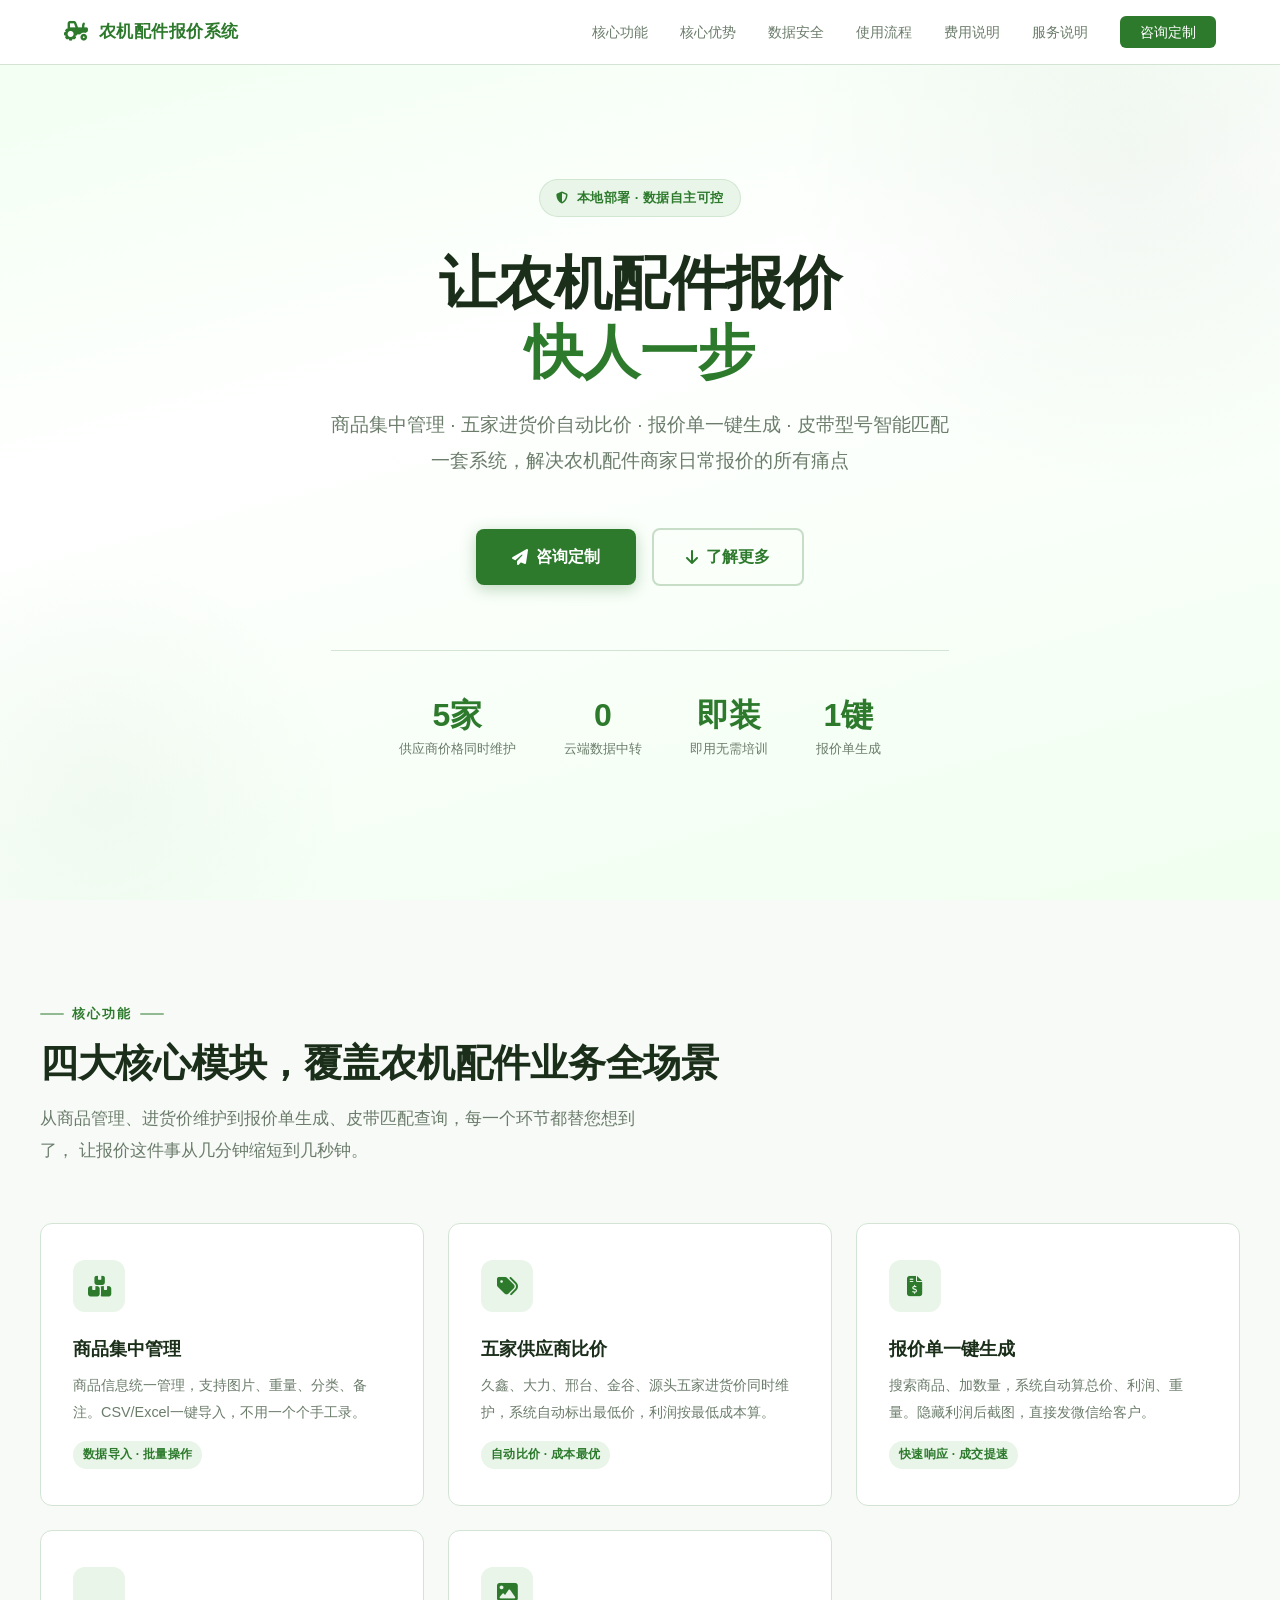
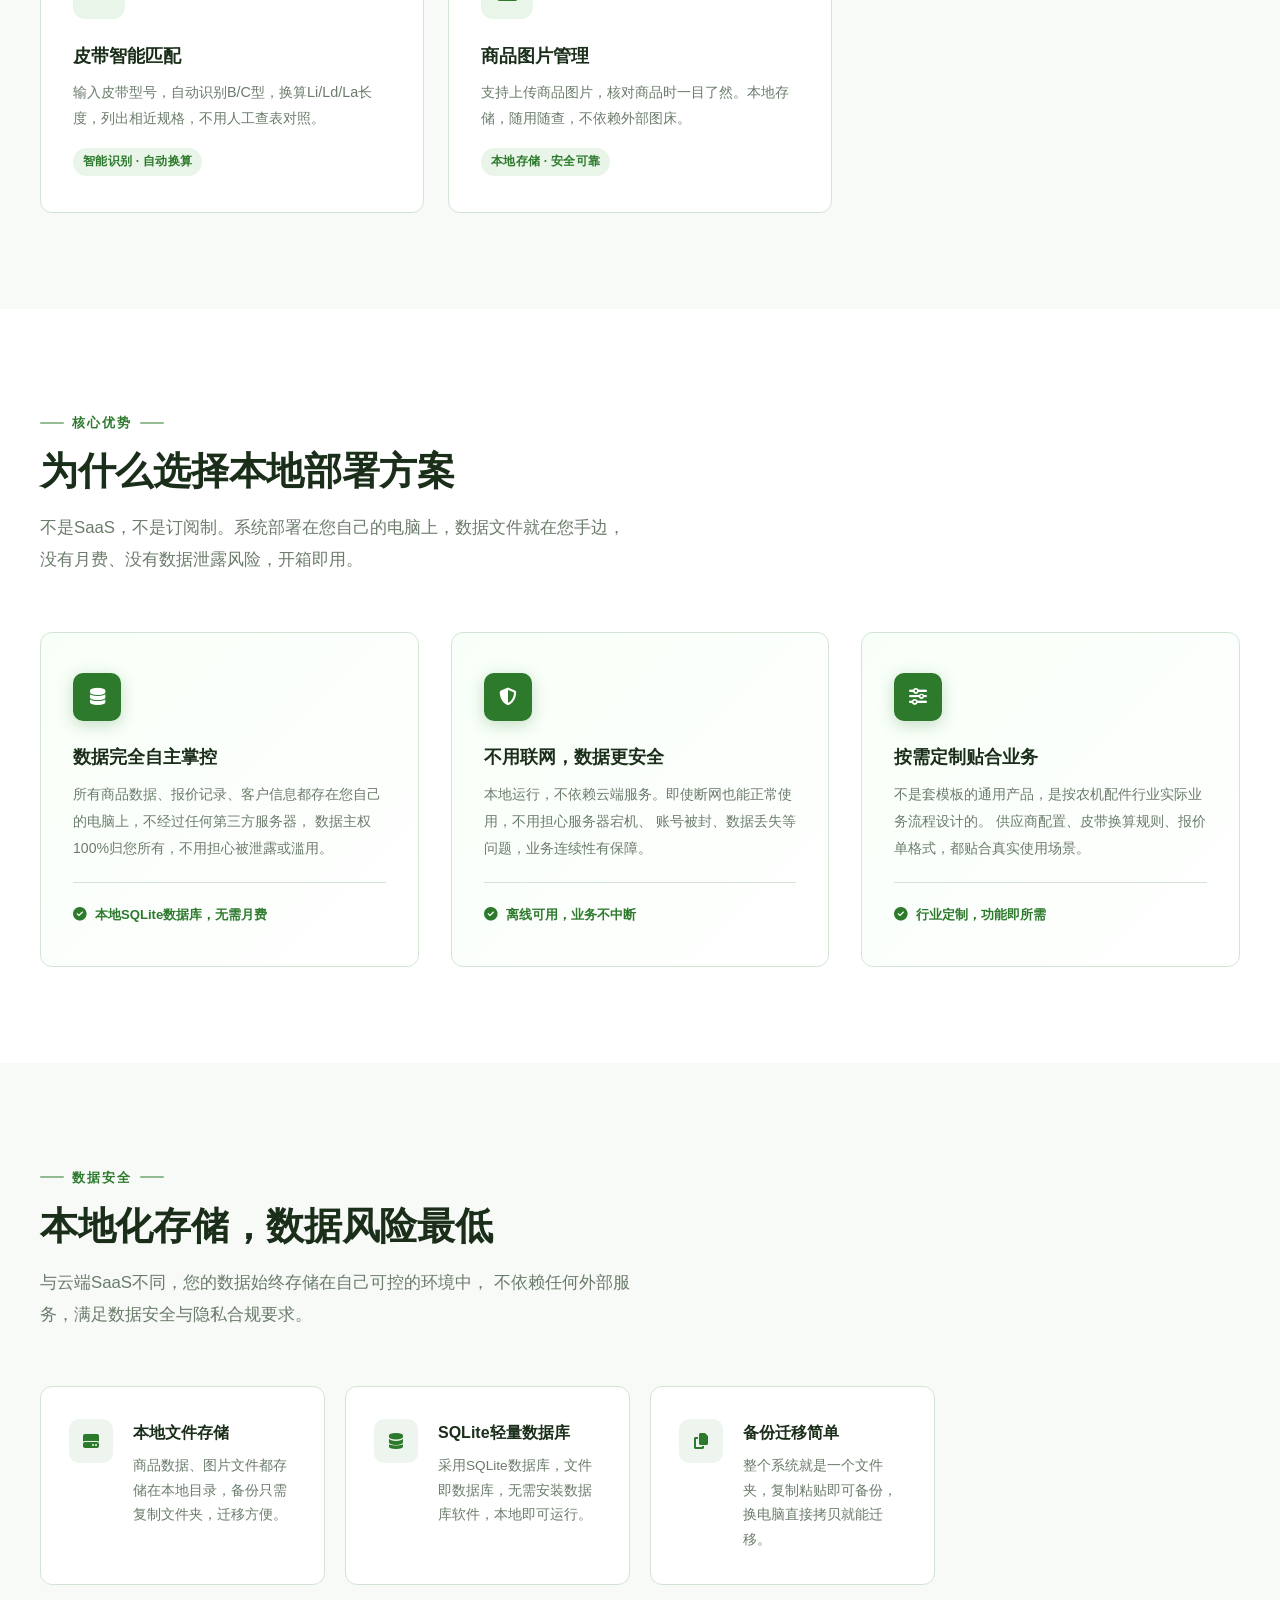
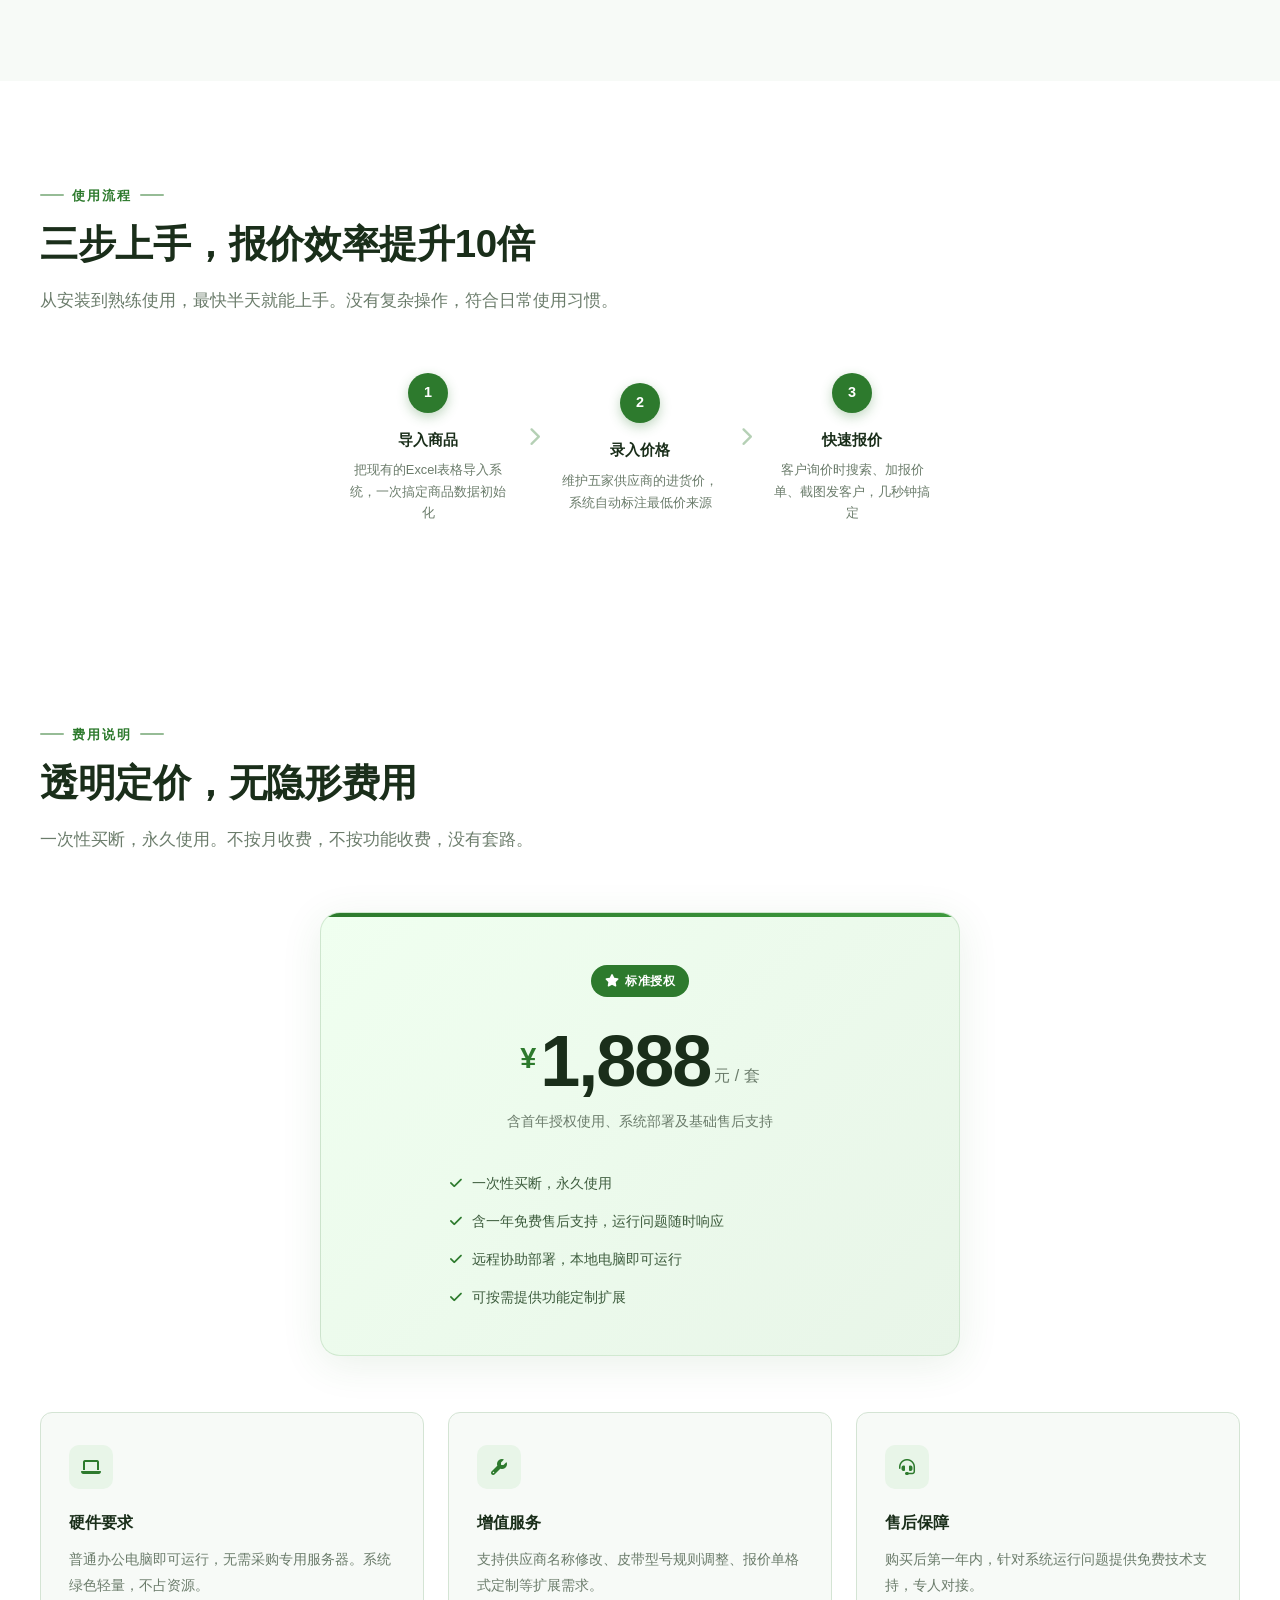
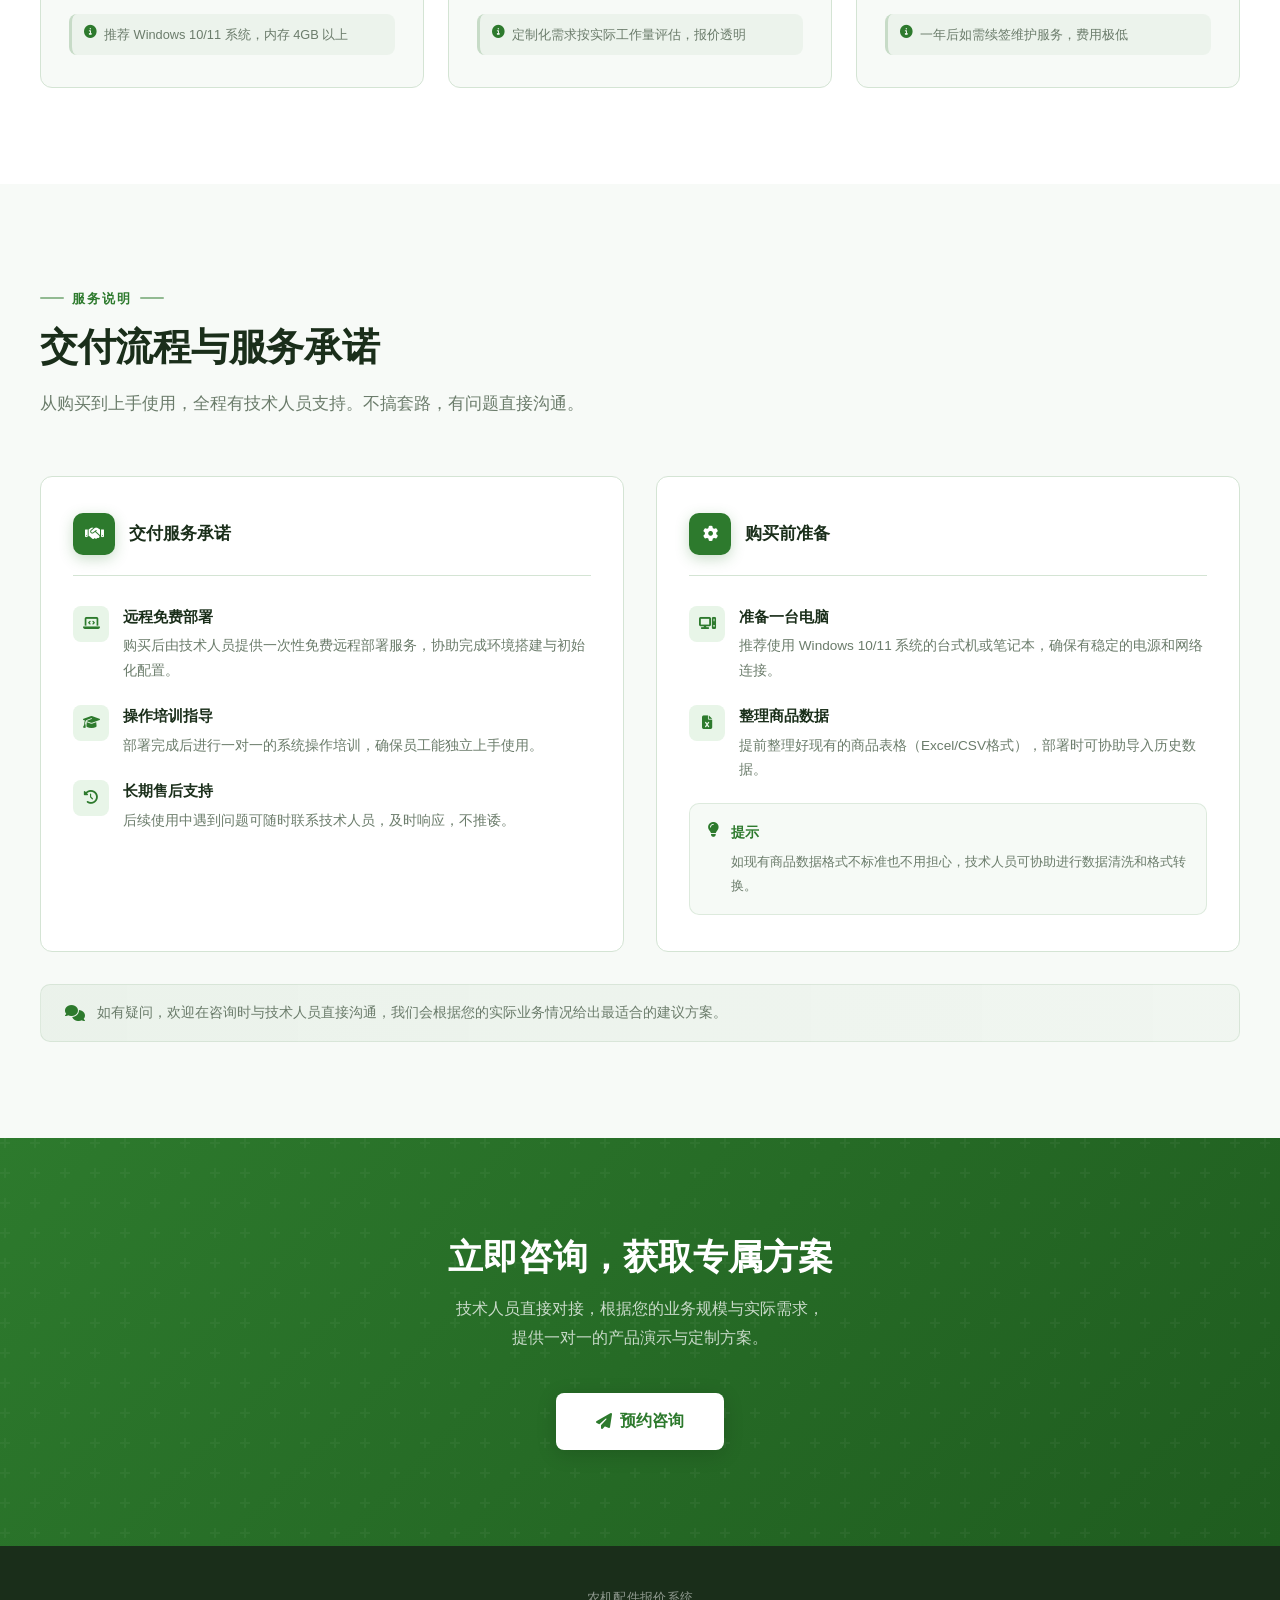
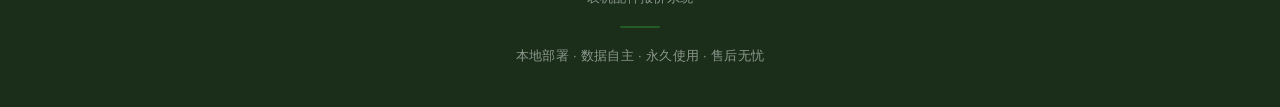
<file: templates/demo/X27landing.html>
<!DOCTYPE html>
<html lang="zh-CN">
<head>
  <meta charset="UTF-8" />
  <meta name="viewport" content="width=device-width, initial-scale=1.0" />
  <title>农机配件报价系统 - 本地化商品管理与报价解决方案</title>
  <link rel="stylesheet" href="https://cdnjs.cloudflare.com/ajax/libs/font-awesome/6.5.1/css/all.min.css" />
  <style>
    :root {
      --primary: #2d7a2d;
      --primary-dark: #1f5c1f;
      --primary-light: #e8f5e8;
      --accent: #3d9a3d;
      --text-dark: #1a2e1a;
      --text-body: #3d5c3d;
      --text-muted: #6b7c6b;
      --bg-white: #ffffff;
      --bg-gray: #f7faf7;
      --border: #d4e4d4;
      --shadow-sm: 0 2px 8px rgba(45, 122, 45, 0.08);
      --shadow-md: 0 8px 32px rgba(45, 122, 45, 0.12);
      --shadow-hover: 0 16px 48px rgba(45, 122, 45, 0.18);
      --radius: 12px;
      --max-w: 1200px;
    }

    *, *::before, *::after {
      margin: 0;
      padding: 0;
      box-sizing: border-box;
    }

    html {
      scroll-behavior: smooth;
      font-size: 16px;
    }

    body {
      font-family: "PingFang SC", "Microsoft YaHei", "Helvetica Neue", Helvetica, Arial, sans-serif;
      color: var(--text-body);
      background: var(--bg-white);
      line-height: 1.8;
      -webkit-font-smoothing: antialiased;
    }

    /* ── NAV ── */
    nav {
      position: fixed;
      top: 0;
      left: 0;
      right: 0;
      z-index: 100;
      background: rgba(255, 255, 255, 0.92);
      backdrop-filter: blur(12px);
      -webkit-backdrop-filter: blur(12px);
      border-bottom: 1px solid var(--border);
      transition: box-shadow 0.3s;
    }
    nav.scrolled {
      box-shadow: 0 2px 20px rgba(45, 122, 45, 0.08);
    }
    .nav-inner {
      max-width: var(--max-w);
      margin: 0 auto;
      padding: 0 24px;
      height: 64px;
      display: flex;
      align-items: center;
      justify-content: space-between;
    }
    .nav-brand {
      font-size: 1.05rem;
      font-weight: 700;
      color: var(--primary);
      letter-spacing: 0.5px;
      display: flex;
      align-items: center;
      gap: 10px;
    }
    .nav-brand i {
      font-size: 1.2rem;
    }
    .nav-links {
      display: flex;
      align-items: center;
      gap: 32px;
      list-style: none;
    }
    .nav-links a {
      text-decoration: none;
      color: var(--text-muted);
      font-size: 0.9rem;
      font-weight: 500;
      transition: color 0.2s;
    }
    .nav-links a:hover {
      color: var(--primary);
    }
    .nav-cta {
      background: var(--primary);
      color: #fff !important;
      padding: 8px 20px;
      border-radius: 6px;
      font-weight: 600;
      transition: background 0.2s, transform 0.15s !important;
    }
    .nav-cta:hover {
      background: var(--primary-dark) !important;
      color: #fff !important;
      transform: translateY(-1px);
    }
    .hamburger {
      display: none;
      background: none;
      border: none;
      font-size: 1.4rem;
      color: var(--primary);
      cursor: pointer;
      padding: 4px;
    }

    /* ── HERO ── */
    .hero {
      min-height: 100vh;
      display: flex;
      align-items: center;
      justify-content: center;
      text-align: center;
      padding: 120px 24px 80px;
      background: linear-gradient(165deg, #f0fff0 0%, #ffffff 40%, #f0fff0 100%);
      position: relative;
      overflow: hidden;
    }
    .hero::before {
      content: "";
      position: absolute;
      top: -200px;
      right: -200px;
      width: 700px;
      height: 700px;
      border-radius: 50%;
      background: radial-gradient(circle, rgba(45, 122, 45, 0.06) 0%, transparent 70%);
      pointer-events: none;
    }
    .hero::after {
      content: "";
      position: absolute;
      bottom: -150px;
      left: -150px;
      width: 500px;
      height: 500px;
      border-radius: 50%;
      background: radial-gradient(circle, rgba(45, 122, 45, 0.04) 0%, transparent 70%);
      pointer-events: none;
    }
    .hero-inner {
      max-width: 800px;
      position: relative;
      z-index: 1;
    }
    .hero-badge {
      display: inline-flex;
      align-items: center;
      gap: 8px;
      background: var(--primary-light);
      color: var(--primary);
      font-size: 0.82rem;
      font-weight: 600;
      padding: 6px 16px;
      border-radius: 100px;
      margin-bottom: 32px;
      letter-spacing: 0.5px;
      border: 1px solid rgba(45, 122, 45, 0.12);
    }
    .hero-badge i {
      font-size: 0.75rem;
    }
    .hero h1 {
      font-size: clamp(2.2rem, 5vw, 3.6rem);
      font-weight: 800;
      color: var(--text-dark);
      line-height: 1.2;
      margin-bottom: 20px;
      letter-spacing: -0.5px;
    }
    .hero h1 span {
      color: var(--primary);
    }
    .hero-sub {
      font-size: clamp(1rem, 2vw, 1.2rem);
      color: var(--text-muted);
      margin-bottom: 48px;
      line-height: 1.9;
      font-weight: 400;
    }
    .hero-actions {
      display: flex;
      align-items: center;
      justify-content: center;
      gap: 16px;
      flex-wrap: wrap;
    }
    .btn-primary {
      display: inline-flex;
      align-items: center;
      gap: 8px;
      background: var(--primary);
      color: #fff;
      padding: 14px 36px;
      border-radius: 8px;
      text-decoration: none;
      font-weight: 600;
      font-size: 1rem;
      border: none;
      cursor: pointer;
      transition: background 0.25s, transform 0.2s, box-shadow 0.25s;
      box-shadow: 0 4px 16px rgba(45, 122, 45, 0.3);
    }
    .btn-primary:hover {
      background: var(--primary-dark);
      transform: translateY(-2px);
      box-shadow: 0 8px 28px rgba(45, 122, 45, 0.4);
    }
    .btn-secondary {
      display: inline-flex;
      align-items: center;
      gap: 8px;
      background: transparent;
      color: var(--primary);
      padding: 13px 32px;
      border-radius: 8px;
      text-decoration: none;
      font-weight: 600;
      font-size: 1rem;
      border: 2px solid rgba(45, 122, 45, 0.25);
      cursor: pointer;
      transition: border-color 0.25s, background 0.25s, transform 0.2s;
    }
    .btn-secondary:hover {
      border-color: var(--primary);
      background: var(--primary-light);
      transform: translateY(-1px);
    }
    .hero-stats {
      display: flex;
      align-items: center;
      justify-content: center;
      gap: 48px;
      margin-top: 64px;
      padding-top: 48px;
      border-top: 1px solid var(--border);
      flex-wrap: wrap;
    }
    .hero-stat {
      text-align: center;
    }
    .hero-stat-num {
      font-size: 2rem;
      font-weight: 800;
      color: var(--primary);
      line-height: 1;
      display: block;
    }
    .hero-stat-label {
      font-size: 0.82rem;
      color: var(--text-muted);
      margin-top: 6px;
      display: block;
      font-weight: 500;
    }

    /* ── SECTION COMMON ── */
    section {
      padding: 96px 24px;
    }
    .section-inner {
      max-width: var(--max-w);
      margin: 0 auto;
    }
    .section-label {
      display: inline-flex;
      align-items: center;
      gap: 8px;
      font-size: 0.8rem;
      font-weight: 700;
      color: var(--primary);
      letter-spacing: 2px;
      text-transform: uppercase;
      margin-bottom: 12px;
    }
    .section-label::before,
    .section-label::after {
      content: "";
      display: block;
      width: 24px;
      height: 2px;
      background: var(--primary);
      border-radius: 2px;
      opacity: 0.5;
    }
    .section-title {
      font-size: clamp(1.6rem, 3.5vw, 2.4rem);
      font-weight: 800;
      color: var(--text-dark);
      line-height: 1.3;
      margin-bottom: 16px;
      letter-spacing: -0.3px;
    }
    .section-desc {
      font-size: 1.05rem;
      color: var(--text-muted);
      max-width: 600px;
      line-height: 1.9;
      margin-bottom: 56px;
    }

    /* ── FEATURES ── */
    .features {
      background: var(--bg-gray);
    }
    .features-grid {
      display: grid;
      grid-template-columns: repeat(auto-fill, minmax(320px, 1fr));
      gap: 24px;
    }
    .feature-card {
      background: var(--bg-white);
      border-radius: var(--radius);
      padding: 36px 32px;
      border: 1px solid var(--border);
      transition: transform 0.3s cubic-bezier(0.34, 1.56, 0.64, 1),
                  box-shadow 0.3s,
                  border-color 0.3s;
      position: relative;
      overflow: hidden;
    }
    .feature-card::before {
      content: "";
      position: absolute;
      top: 0;
      left: 0;
      right: 0;
      height: 3px;
      background: linear-gradient(90deg, var(--primary), var(--accent));
      opacity: 0;
      transition: opacity 0.3s;
    }
    .feature-card:hover {
      transform: translateY(-6px);
      box-shadow: var(--shadow-hover);
      border-color: rgba(45, 122, 45, 0.15);
    }
    .feature-card:hover::before {
      opacity: 1;
    }
    .feature-icon {
      width: 52px;
      height: 52px;
      border-radius: 12px;
      background: var(--primary-light);
      display: flex;
      align-items: center;
      justify-content: center;
      margin-bottom: 24px;
      transition: background 0.3s;
    }
    .feature-icon i {
      font-size: 1.3rem;
      color: var(--primary);
    }
    .feature-card:hover .feature-icon {
      background: rgba(45, 122, 45, 0.12);
    }
    .feature-title {
      font-size: 1.15rem;
      font-weight: 700;
      color: var(--text-dark);
      margin-bottom: 10px;
      line-height: 1.4;
    }
    .feature-desc {
      font-size: 0.9rem;
      color: var(--text-muted);
      line-height: 1.85;
    }
    .feature-tag {
      display: inline-block;
      margin-top: 16px;
      font-size: 0.75rem;
      font-weight: 600;
      color: var(--primary);
      background: var(--primary-light);
      padding: 3px 10px;
      border-radius: 100px;
      letter-spacing: 0.3px;
    }

    /* ── ADVANTAGES ── */
    .advantages {
      background: var(--bg-white);
    }
    .advantages-grid {
      display: grid;
      grid-template-columns: repeat(3, 1fr);
      gap: 32px;
    }
    .advantage-item {
      padding: 40px 32px;
      border-radius: var(--radius);
      border: 1px solid var(--border);
      background: linear-gradient(135deg, #f8fff8 0%, #ffffff 100%);
      transition: border-color 0.3s, box-shadow 0.3s;
      position: relative;
    }
    .advantage-item:hover {
      border-color: rgba(45, 122, 45, 0.2);
      box-shadow: var(--shadow-md);
    }
    .advantage-icon {
      width: 48px;
      height: 48px;
      border-radius: 10px;
      background: var(--primary);
      display: flex;
      align-items: center;
      justify-content: center;
      margin-bottom: 24px;
      box-shadow: 0 4px 16px rgba(45, 122, 45, 0.25);
    }
    .advantage-icon i {
      font-size: 1.1rem;
      color: #fff;
    }
    .advantage-title {
      font-size: 1.1rem;
      font-weight: 700;
      color: var(--text-dark);
      margin-bottom: 12px;
      line-height: 1.4;
    }
    .advantage-desc {
      font-size: 0.88rem;
      color: var(--text-muted);
      line-height: 1.9;
    }
    .advantage-highlight {
      margin-top: 20px;
      padding-top: 20px;
      border-top: 1px solid var(--border);
      display: flex;
      align-items: center;
      gap: 8px;
    }
    .advantage-highlight i {
      color: var(--primary);
      font-size: 0.85rem;
    }
    .advantage-highlight span {
      font-size: 0.82rem;
      font-weight: 600;
      color: var(--primary);
    }

    /* ── SECURITY ── */
    .security {
      background: var(--bg-gray);
    }
    .security-grid {
      display: grid;
      grid-template-columns: repeat(auto-fill, minmax(280px, 1fr));
      gap: 20px;
    }
    .security-card {
      background: var(--bg-white);
      border-radius: var(--radius);
      padding: 32px 28px;
      border: 1px solid var(--border);
      display: flex;
      align-items: flex-start;
      gap: 20px;
      transition: box-shadow 0.3s, transform 0.25s;
    }
    .security-card:hover {
      box-shadow: var(--shadow-md);
      transform: translateY(-3px);
    }
    .security-icon {
      flex-shrink: 0;
      width: 44px;
      height: 44px;
      border-radius: 10px;
      background: rgba(45, 122, 45, 0.08);
      display: flex;
      align-items: center;
      justify-content: center;
    }
    .security-icon i {
      font-size: 1rem;
      color: var(--primary);
    }
    .security-title {
      font-size: 1rem;
      font-weight: 700;
      color: var(--text-dark);
      margin-bottom: 6px;
    }
    .security-desc {
      font-size: 0.85rem;
      color: var(--text-muted);
      line-height: 1.8;
    }

    /* ── PROCESS / FLOW ── */
    .process {
      background: var(--bg-white);
    }
    .process-flow {
      display: flex;
      align-items: center;
      justify-content: center;
      gap: 0;
      flex-wrap: wrap;
      position: relative;
    }
    .process-step {
      display: flex;
      flex-direction: column;
      align-items: center;
      text-align: center;
      position: relative;
      flex: 1;
      min-width: 140px;
      max-width: 200px;
      padding: 0 16px;
    }
    .process-step-num {
      width: 40px;
      height: 40px;
      border-radius: 50%;
      background: var(--primary);
      color: #fff;
      font-size: 0.9rem;
      font-weight: 700;
      display: flex;
      align-items: center;
      justify-content: center;
      margin-bottom: 14px;
      box-shadow: 0 4px 12px rgba(45, 122, 45, 0.3);
      flex-shrink: 0;
    }
    .process-step-title {
      font-size: 0.92rem;
      font-weight: 700;
      color: var(--text-dark);
      margin-bottom: 6px;
    }
    .process-step-desc {
      font-size: 0.8rem;
      color: var(--text-muted);
      line-height: 1.7;
    }
    .process-arrow {
      font-size: 1.2rem;
      color: var(--primary);
      opacity: 0.35;
      flex-shrink: 0;
      margin-bottom: 20px;
    }

    /* ── CTA ── */
    .cta {
      background: linear-gradient(135deg, var(--primary) 0%, var(--primary-dark) 100%);
      text-align: center;
      padding: 96px 24px;
      position: relative;
      overflow: hidden;
    }
    .cta::before {
      content: "";
      position: absolute;
      top: 0; left: 0; right: 0; bottom: 0;
      background: url("data:image/svg+xml,%3Csvg width='60' height='60' viewBox='0 0 60 60' xmlns='http://www.w3.org/2000/svg'%3E%3Cg fill='none' fill-rule='evenodd'%3E%3Cg fill='%23ffffff' fill-opacity='0.04'%3E%3Cpath d='M36 34v-4h-2v4h-4v2h4v4h2v-4h4v-2h-4zm0-30V0h-2v4h-4v2h4v4h2V6h4V4h-4zM6 34v-4H4v4H0v2h4v4h2v-4h4v-2H6zM6 4V0H4v4H0v2h4v4h2V6h4V4H6z'/%3E%3C/g%3E%3C/g%3E%3C/svg%3E");
      pointer-events: none;
    }
    .cta-inner {
      position: relative;
      z-index: 1;
      max-width: 640px;
      margin: 0 auto;
    }
    .cta h2 {
      font-size: clamp(1.6rem, 3vw, 2.2rem);
      font-weight: 800;
      color: #fff;
      margin-bottom: 16px;
      line-height: 1.3;
    }
    .cta p {
      font-size: 1rem;
      color: rgba(255, 255, 255, 0.75);
      margin-bottom: 40px;
      line-height: 1.8;
    }
    .btn-white {
      display: inline-flex;
      align-items: center;
      gap: 8px;
      background: #fff;
      color: var(--primary);
      padding: 14px 40px;
      border-radius: 8px;
      text-decoration: none;
      font-weight: 700;
      font-size: 1rem;
      border: none;
      cursor: pointer;
      transition: transform 0.2s, box-shadow 0.2s;
      box-shadow: 0 4px 20px rgba(0, 0, 0, 0.15);
    }
    .btn-white:hover {
      transform: translateY(-2px);
      box-shadow: 0 8px 32px rgba(0, 0, 0, 0.2);
    }

    /* ── FOOTER ── */
    footer {
      background: #1a2e1a;
      color: rgba(255, 255, 255, 0.5);
      text-align: center;
      padding: 40px 24px;
      font-size: 0.82rem;
      line-height: 1.8;
    }
    footer p {
      letter-spacing: 0.3px;
    }
    footer .footer-divider {
      width: 40px;
      height: 2px;
      background: rgba(45, 122, 45, 0.6);
      margin: 16px auto;
      border-radius: 2px;
    }

    /* ── ANIMATIONS ── */
    .fade-up {
      opacity: 0;
      transform: translateY(24px);
      transition: opacity 0.6s ease, transform 0.6s ease;
    }
    .fade-up.visible {
      opacity: 1;
      transform: translateY(0);
    }

    /* ── PRICING ── */
    .pricing {
      background: var(--bg-white);
    }

    /* 主价格卡片 */
    .pricing-main {
      background: linear-gradient(135deg, #f0fff0 0%, #e8f5e8 100%);
      border: 1px solid rgba(45, 122, 45, 0.15);
      border-radius: 20px;
      padding: 52px 48px 44px;
      text-align: center;
      max-width: 640px;
      margin: 0 auto 56px;
      position: relative;
      overflow: hidden;
      box-shadow: 0 8px 40px rgba(45, 122, 45, 0.1);
    }
    .pricing-main::before {
      content: "";
      position: absolute;
      top: 0; left: 0; right: 0;
      height: 4px;
      background: linear-gradient(90deg, var(--primary), var(--accent));
    }
    .pricing-badge {
      display: inline-flex;
      align-items: center;
      gap: 6px;
      background: var(--primary);
      color: #fff;
      font-size: 0.78rem;
      font-weight: 700;
      padding: 5px 14px;
      border-radius: 100px;
      margin-bottom: 28px;
      letter-spacing: 0.5px;
    }
    .pricing-amount {
      display: flex;
      align-items: baseline;
      justify-content: center;
      gap: 4px;
      margin-bottom: 12px;
    }
    .pricing-currency {
      font-size: 1.8rem;
      font-weight: 700;
      color: var(--primary);
      align-self: flex-start;
      margin-top: 8px;
    }
    .pricing-num {
      font-size: 4.5rem;
      font-weight: 900;
      color: var(--text-dark);
      line-height: 1;
      letter-spacing: -2px;
    }
    .pricing-unit {
      font-size: 1rem;
      color: var(--text-muted);
      font-weight: 500;
      align-self: flex-end;
      margin-bottom: 6px;
    }
    .pricing-desc {
      font-size: 0.9rem;
      color: var(--text-muted);
      margin-bottom: 36px;
    }
    .pricing-includes {
      display: flex;
      flex-direction: column;
      gap: 12px;
      text-align: left;
      max-width: 380px;
      margin: 0 auto;
    }
    .pricing-include-item {
      display: flex;
      align-items: center;
      gap: 10px;
      font-size: 0.9rem;
      color: var(--text-body);
    }
    .pricing-include-item i {
      color: var(--primary);
      font-size: 0.85rem;
      flex-shrink: 0;
    }

    /* 三列明细卡片 */
    .pricing-detail-grid {
      display: grid;
      grid-template-columns: repeat(3, 1fr);
      gap: 24px;
    }
    .pricing-detail-card {
      background: var(--bg-gray);
      border: 1px solid var(--border);
      border-radius: var(--radius);
      padding: 32px 28px;
      transition: box-shadow 0.3s, transform 0.25s;
    }
    .pricing-detail-card:hover {
      box-shadow: var(--shadow-md);
      transform: translateY(-3px);
    }
    .pricing-detail-icon {
      width: 44px;
      height: 44px;
      border-radius: 10px;
      background: var(--primary-light);
      display: flex;
      align-items: center;
      justify-content: center;
      margin-bottom: 20px;
    }
    .pricing-detail-icon i {
      font-size: 1rem;
      color: var(--primary);
    }
    .pricing-detail-title {
      font-size: 1rem;
      font-weight: 700;
      color: var(--text-dark);
      margin-bottom: 10px;
    }
    .pricing-detail-body {
      font-size: 0.85rem;
      color: var(--text-muted);
      line-height: 1.85;
      margin-bottom: 16px;
    }
    .pricing-tip {
      display: flex;
      align-items: flex-start;
      gap: 7px;
      background: rgba(45, 122, 45, 0.05);
      border-radius: 8px;
      padding: 10px 12px;
      border-left: 3px solid rgba(45, 122, 45, 0.2);
    }
    .pricing-tip i {
      color: var(--primary);
      font-size: 0.8rem;
      margin-top: 2px;
      flex-shrink: 0;
    }
    .pricing-tip span {
      font-size: 0.8rem;
      color: var(--text-muted);
      line-height: 1.7;
    }
    .pricing-tip strong {
      color: var(--primary);
      font-weight: 700;
    }

    /* ── PURCHASE GUIDE ── */
    .guide {
      background: var(--bg-gray);
    }
    .guide-grid {
      display: grid;
      grid-template-columns: 1fr 1fr;
      gap: 32px;
      margin-bottom: 32px;
    }
    .guide-block {
      background: var(--bg-white);
      border: 1px solid var(--border);
      border-radius: var(--radius);
      padding: 36px 32px;
      transition: box-shadow 0.3s;
    }
    .guide-block:hover {
      box-shadow: var(--shadow-md);
    }
    .guide-block-header {
      display: flex;
      align-items: center;
      gap: 14px;
      margin-bottom: 28px;
      padding-bottom: 20px;
      border-bottom: 1px solid var(--border);
    }
    .guide-block-icon {
      width: 42px;
      height: 42px;
      border-radius: 10px;
      background: var(--primary);
      display: flex;
      align-items: center;
      justify-content: center;
      flex-shrink: 0;
      box-shadow: 0 4px 14px rgba(45, 122, 45, 0.25);
    }
    .guide-block-icon i {
      font-size: 0.95rem;
      color: #fff;
    }
    .guide-block-title {
      font-size: 1.05rem;
      font-weight: 700;
      color: var(--text-dark);
    }
    .guide-block-body {
      display: flex;
      flex-direction: column;
      gap: 20px;
    }
    .guide-item {
      display: flex;
      align-items: flex-start;
      gap: 14px;
    }
    .guide-item-icon {
      width: 36px;
      height: 36px;
      border-radius: 8px;
      background: var(--primary-light);
      display: flex;
      align-items: center;
      justify-content: center;
      flex-shrink: 0;
      margin-top: 2px;
    }
    .guide-item-icon i {
      font-size: 0.85rem;
      color: var(--primary);
    }
    .guide-item-title {
      font-size: 0.92rem;
      font-weight: 700;
      color: var(--text-dark);
      margin-bottom: 4px;
    }
    .guide-item-desc {
      font-size: 0.85rem;
      color: var(--text-muted);
      line-height: 1.8;
    }
    /* 安全提示卡片 */
    .guide-note {
      display: flex;
      align-items: flex-start;
      gap: 12px;
      background: rgba(45, 122, 45, 0.04);
      border: 1px solid rgba(45, 122, 45, 0.12);
      border-radius: 10px;
      padding: 16px 18px;
    }
    .guide-note > i {
      color: var(--primary);
      font-size: 0.95rem;
      margin-top: 2px;
      flex-shrink: 0;
    }
    .guide-note-title {
      font-size: 0.88rem;
      font-weight: 700;
      color: var(--primary);
      margin-bottom: 5px;
    }
    .guide-note-body {
      font-size: 0.83rem;
      color: var(--text-muted);
      line-height: 1.8;
    }
    .guide-note-body strong {
      color: var(--text-body);
    }
    /* 底部提醒条 */
    .guide-footer-note {
      display: flex;
      align-items: center;
      gap: 12px;
      background: linear-gradient(90deg, rgba(45, 122, 45, 0.06), rgba(45, 122, 45, 0.03));
      border: 1px solid rgba(45, 122, 45, 0.1);
      border-radius: 10px;
      padding: 16px 24px;
      font-size: 0.88rem;
      color: var(--text-muted);
      line-height: 1.7;
    }
    .guide-footer-note i {
      color: var(--primary);
      font-size: 1rem;
      flex-shrink: 0;
    }
    .guide-footer-note span {
      flex: 1;
    }

    /* ── RESPONSIVE ── */
    @media (max-width: 1024px) {
      .advantages-grid {
        grid-template-columns: repeat(3, 1fr);
      }
    }
    @media (max-width: 768px) {
      .nav-links {
        display: none;
        position: absolute;
        top: 64px;
        left: 0;
        right: 0;
        background: #fff;
        flex-direction: column;
        padding: 16px 24px 24px;
        border-bottom: 1px solid var(--border);
        gap: 16px;
        box-shadow: 0 8px 24px rgba(45, 122, 45, 0.1);
      }
      .nav-links.open {
        display: flex;
      }
      .hamburger {
        display: block;
      }
      .advantages-grid {
        grid-template-columns: 1fr;
        gap: 20px;
      }
      .process-arrow {
        display: none;
      }
      .process-flow {
        gap: 32px;
      }
      .hero-stats {
        gap: 24px;
      }
      section {
        padding: 64px 20px;
      }
      .cta {
        padding: 64px 20px;
      }
      .pricing-detail-grid {
        grid-template-columns: 1fr;
      }
      .guide-grid {
        grid-template-columns: 1fr;
      }
      .pricing-main {
        padding: 36px 24px 32px;
      }
    }
    @media (max-width: 480px) {
      .features-grid {
        grid-template-columns: 1fr;
      }
      .security-grid {
        grid-template-columns: 1fr;
      }
    }

    /* Smooth mobile nav overlay */
    .nav-links.open + .hamburger-overlay {
      display: block;
    }
  </style>
</head>
<body>

  <!-- NAV -->
  <nav id="navbar">
    <div class="nav-inner">
      <div class="nav-brand">
        <i class="fa-solid fa-tractor"></i>
        农机配件报价系统
      </div>
      <ul class="nav-links" id="navLinks">
        <li><a href="#features">核心功能</a></li>
        <li><a href="#advantages">核心优势</a></li>
        <li><a href="#security">数据安全</a></li>
        <li><a href="#process">使用流程</a></li>
        <li><a href="#pricing">费用说明</a></li>
        <li><a href="#guide">服务说明</a></li>
        <li><a href="javascript:void(0)" onclick="openWechatModal()" class="nav-cta">咨询定制</a></li>
      </ul>
      <button class="hamburger" id="hamburger" aria-label="菜单">
        <i class="fa-solid fa-bars"></i>
      </button>
    </div>
  </nav>

  <!-- HERO -->
  <section class="hero" id="hero">
    <div class="hero-inner">
      <div class="hero-badge">
        <i class="fa-solid fa-shield-halved"></i>
        本地部署 · 数据自主可控
      </div>
      <h1>让农机配件报价<br><span>快人一步</span></h1>
      <p class="hero-sub">
        商品集中管理 · 五家进货价自动比价 · 报价单一键生成 · 皮带型号智能匹配<br>
        一套系统，解决农机配件商家日常报价的所有痛点
      </p>
      <div class="hero-actions">
        <a href="#contact" class="btn-primary">
          <i class="fa-solid fa-paper-plane"></i>
          咨询定制
        </a>
        <a href="#features" class="btn-secondary">
          <i class="fa-solid fa-arrow-down"></i>
          了解更多
        </a>
      </div>
      <div class="hero-stats">
        <div class="hero-stat">
          <span class="hero-stat-num">5家</span>
          <span class="hero-stat-label">供应商价格同时维护</span>
        </div>
        <div class="hero-stat">
          <span class="hero-stat-num">0</span>
          <span class="hero-stat-label">云端数据中转</span>
        </div>
        <div class="hero-stat">
          <span class="hero-stat-num">即装</span>
          <span class="hero-stat-label">即用无需培训</span>
        </div>
        <div class="hero-stat">
          <span class="hero-stat-num">1键</span>
          <span class="hero-stat-label">报价单生成</span>
        </div>
      </div>
    </div>
  </section>

  <!-- FEATURES -->
  <section class="features" id="features">
    <div class="section-inner">
      <div class="section-label">核心功能</div>
      <h2 class="section-title">四大核心模块，覆盖农机配件业务全场景</h2>
      <p class="section-desc">
        从商品管理、进货价维护到报价单生成、皮带匹配查询，每一个环节都替您想到了，
        让报价这件事从几分钟缩短到几秒钟。
      </p>
      <div class="features-grid">
        <div class="feature-card fade-up">
          <div class="feature-icon">
            <i class="fa-solid fa-boxes-stacked"></i>
          </div>
          <h3 class="feature-title">商品集中管理</h3>
          <p class="feature-desc">商品信息统一管理，支持图片、重量、分类、备注。CSV/Excel一键导入，不用一个个手工录。</p>
          <span class="feature-tag">数据导入 · 批量操作</span>
        </div>
        <div class="feature-card fade-up">
          <div class="feature-icon">
            <i class="fa-solid fa-tags"></i>
          </div>
          <h3 class="feature-title">五家供应商比价</h3>
          <p class="feature-desc">久鑫、大力、邢台、金谷、源头五家进货价同时维护，系统自动标出最低价，利润按最低成本算。</p>
          <span class="feature-tag">自动比价 · 成本最优</span>
        </div>
        <div class="feature-card fade-up">
          <div class="feature-icon">
            <i class="fa-solid fa-file-invoice-dollar"></i>
          </div>
          <h3 class="feature-title">报价单一键生成</h3>
          <p class="feature-desc">搜索商品、加数量，系统自动算总价、利润、重量。隐藏利润后截图，直接发微信给客户。</p>
          <span class="feature-tag">快速响应 · 成交提速</span>
        </div>
        <div class="feature-card fade-up">
          <div class="feature-icon">
            <i class="fa-solid fa-belt"></i>
          </div>
          <h3 class="feature-title">皮带智能匹配</h3>
          <p class="feature-desc">输入皮带型号，自动识别B/C型，换算Li/Ld/La长度，列出相近规格，不用人工查表对照。</p>
          <span class="feature-tag">智能识别 · 自动换算</span>
        </div>
        <div class="feature-card fade-up">
          <div class="feature-icon">
            <i class="fa-solid fa-image"></i>
          </div>
          <h3 class="feature-title">商品图片管理</h3>
          <p class="feature-desc">支持上传商品图片，核对商品时一目了然。本地存储，随用随查，不依赖外部图床。</p>
          <span class="feature-tag">本地存储 · 安全可靠</span>
        </div>
      </div>
    </div>
  </section>

  <!-- ADVANTAGES -->
  <section class="advantages" id="advantages">
    <div class="section-inner">
      <div class="section-label">核心优势</div>
      <h2 class="section-title">为什么选择本地部署方案</h2>
      <p class="section-desc">
        不是SaaS，不是订阅制。系统部署在您自己的电脑上，数据文件就在您手边，
        没有月费、没有数据泄露风险，开箱即用。
      </p>
      <div class="advantages-grid">
        <div class="advantage-item fade-up">
          <div class="advantage-icon">
            <i class="fa-solid fa-database"></i>
          </div>
          <h3 class="advantage-title">数据完全自主掌控</h3>
          <p class="advantage-desc">
            所有商品数据、报价记录、客户信息都存在您自己的电脑上，不经过任何第三方服务器，
            数据主权100%归您所有，不用担心被泄露或滥用。
          </p>
          <div class="advantage-highlight">
            <i class="fa-solid fa-check-circle"></i>
            <span>本地SQLite数据库，无需月费</span>
          </div>
        </div>
        <div class="advantage-item fade-up">
          <div class="advantage-icon">
            <i class="fa-solid fa-shield-halved"></i>
          </div>
          <h3 class="advantage-title">不用联网，数据更安全</h3>
          <p class="advantage-desc">
            本地运行，不依赖云端服务。即使断网也能正常使用，不用担心服务器宕机、
            账号被封、数据丢失等问题，业务连续性有保障。
          </p>
          <div class="advantage-highlight">
            <i class="fa-solid fa-check-circle"></i>
            <span>离线可用，业务不中断</span>
          </div>
        </div>
        <div class="advantage-item fade-up">
          <div class="advantage-icon">
            <i class="fa-solid fa-sliders"></i>
          </div>
          <h3 class="advantage-title">按需定制贴合业务</h3>
          <p class="advantage-desc">
            不是套模板的通用产品，是按农机配件行业实际业务流程设计的。
            供应商配置、皮带换算规则、报价单格式，都贴合真实使用场景。
          </p>
          <div class="advantage-highlight">
            <i class="fa-solid fa-check-circle"></i>
            <span>行业定制，功能即所需</span>
          </div>
        </div>
      </div>
    </div>
  </section>

  <!-- SECURITY -->
  <section class="security" id="security">
    <div class="section-inner">
      <div class="section-label">数据安全</div>
      <h2 class="section-title">本地化存储，数据风险最低</h2>
      <p class="section-desc">
        与云端SaaS不同，您的数据始终存储在自己可控的环境中，
        不依赖任何外部服务，满足数据安全与隐私合规要求。
      </p>
      <div class="security-grid">
        <div class="security-card fade-up">
          <div class="security-icon">
            <i class="fa-solid fa-hard-drive"></i>
          </div>
          <div>
            <h3 class="security-title">本地文件存储</h3>
            <p class="security-desc">商品数据、图片文件都存储在本地目录，备份只需复制文件夹，迁移方便。</p>
          </div>
        </div>
        <div class="security-card fade-up">
          <div class="security-icon">
            <i class="fa-solid fa-database"></i>
          </div>
          <div>
            <h3 class="security-title">SQLite轻量数据库</h3>
            <p class="security-desc">采用SQLite数据库，文件即数据库，无需安装数据库软件，本地即可运行。</p>
          </div>
        </div>
        <div class="security-card fade-up">
          <div class="security-icon">
            <i class="fa-solid fa-copy"></i>
          </div>
          <div>
            <h3 class="security-title">备份迁移简单</h3>
            <p class="security-desc">整个系统就是一个文件夹，复制粘贴即可备份，换电脑直接拷贝就能迁移。</p>
          </div>
        </div>
      </div>
    </div>
  </section>

  <!-- PROCESS -->
  <section class="process" id="process">
    <div class="section-inner">
      <div class="section-label">使用流程</div>
      <h2 class="section-title">三步上手，报价效率提升10倍</h2>
      <p class="section-desc">
        从安装到熟练使用，最快半天就能上手。没有复杂操作，符合日常使用习惯。
      </p>
      <div class="process-flow">
        <div class="process-step fade-up">
          <div class="process-step-num">1</div>
          <div class="process-step-title">导入商品</div>
          <div class="process-step-desc">把现有的Excel表格导入系统，一次搞定商品数据初始化</div>
        </div>
        <div class="process-arrow"><i class="fa-solid fa-chevron-right"></i></div>
        <div class="process-step fade-up">
          <div class="process-step-num">2</div>
          <div class="process-step-title">录入价格</div>
          <div class="process-step-desc">维护五家供应商的进货价，系统自动标注最低价来源</div>
        </div>
        <div class="process-arrow"><i class="fa-solid fa-chevron-right"></i></div>
        <div class="process-step fade-up">
          <div class="process-step-num">3</div>
          <div class="process-step-title">快速报价</div>
          <div class="process-step-desc">客户询价时搜索、加报价单、截图发客户，几秒钟搞定</div>
        </div>
      </div>
    </div>
  </section>

  <!-- PRICING -->
  <section class="pricing" id="pricing">
    <div class="section-inner">
      <div class="section-label">费用说明</div>
      <h2 class="section-title">透明定价，无隐形费用</h2>
      <p class="section-desc">
        一次性买断，永久使用。不按月收费，不按功能收费，没有套路。
      </p>

      <!-- 主价格卡片 -->
      <div class="pricing-main fade-up">
        <div class="pricing-badge">
          <i class="fa-solid fa-star"></i>
          标准授权
        </div>
        <div class="pricing-amount">
          <span class="pricing-currency">¥</span>
          <span class="pricing-num">1,888</span>
          <span class="pricing-unit">元 / 套</span>
        </div>
        <div class="pricing-desc">
          含首年授权使用、系统部署及基础售后支持
        </div>

        <!-- 服务清单 -->
        <div class="pricing-includes">
          <div class="pricing-include-item">
            <i class="fa-solid fa-check"></i>
            <span>一次性买断，永久使用</span>
          </div>
          <div class="pricing-include-item">
            <i class="fa-solid fa-check"></i>
            <span>含一年免费售后支持，运行问题随时响应</span>
          </div>
          <div class="pricing-include-item">
            <i class="fa-solid fa-check"></i>
            <span>远程协助部署，本地电脑即可运行</span>
          </div>
          <div class="pricing-include-item">
            <i class="fa-solid fa-check"></i>
            <span>可按需提供功能定制扩展</span>
          </div>
        </div>
      </div>

      <!-- 下方三列说明 -->
      <div class="pricing-detail-grid">
        <div class="pricing-detail-card fade-up">
          <div class="pricing-detail-icon">
            <i class="fa-solid fa-laptop"></i>
          </div>
          <h3 class="pricing-detail-title">硬件要求</h3>
          <p class="pricing-detail-body">
            普通办公电脑即可运行，无需采购专用服务器。系统绿色轻量，不占资源。
          </p>
          <div class="pricing-tip">
            <i class="fa-solid fa-circle-info"></i>
            <span>推荐 Windows 10/11 系统，内存 4GB 以上</span>
          </div>
        </div>

        <div class="pricing-detail-card fade-up">
          <div class="pricing-detail-icon">
            <i class="fa-solid fa-wrench"></i>
          </div>
          <h3 class="pricing-detail-title">增值服务</h3>
          <p class="pricing-detail-body">
            支持供应商名称修改、皮带型号规则调整、报价单格式定制等扩展需求。
          </p>
          <div class="pricing-tip">
            <i class="fa-solid fa-circle-info"></i>
            <span>定制化需求按实际工作量评估，报价透明</span>
          </div>
        </div>

        <div class="pricing-detail-card fade-up">
          <div class="pricing-detail-icon">
            <i class="fa-solid fa-headset"></i>
          </div>
          <h3 class="pricing-detail-title">售后保障</h3>
          <p class="pricing-detail-body">
            购买后第一年内，针对系统运行问题提供免费技术支持，专人对接。
          </p>
          <div class="pricing-tip">
            <i class="fa-solid fa-circle-info"></i>
            <span>一年后如需续签维护服务，费用极低</span>
          </div>
        </div>
      </div>
    </div>
  </section>

  <!-- PURCHASE GUIDE -->
  <section class="guide" id="guide">
    <div class="section-inner">
      <div class="section-label">服务说明</div>
      <h2 class="section-title">交付流程与服务承诺</h2>
      <p class="section-desc">
        从购买到上手使用，全程有技术人员支持。不搞套路，有问题直接沟通。
      </p>

      <div class="guide-grid">
        <!-- 左列：交付服务 -->
        <div class="guide-block fade-up">
          <div class="guide-block-header">
            <div class="guide-block-icon">
              <i class="fa-solid fa-handshake"></i>
            </div>
            <h3 class="guide-block-title">交付服务承诺</h3>
          </div>
          <div class="guide-block-body">
            <div class="guide-item">
              <div class="guide-item-icon">
                <i class="fa-solid fa-laptop-code"></i>
              </div>
              <div>
                <div class="guide-item-title">远程免费部署</div>
                <div class="guide-item-desc">
                  购买后由技术人员提供一次性免费远程部署服务，协助完成环境搭建与初始化配置。
                </div>
              </div>
            </div>
            <div class="guide-item">
              <div class="guide-item-icon">
                <i class="fa-solid fa-graduation-cap"></i>
              </div>
              <div>
                <div class="guide-item-title">操作培训指导</div>
                <div class="guide-item-desc">
                  部署完成后进行一对一的系统操作培训，确保员工能独立上手使用。
                </div>
              </div>
            </div>
            <div class="guide-item">
              <div class="guide-item-icon">
                <i class="fa-solid fa-clock-rotate-left"></i>
              </div>
              <div>
                <div class="guide-item-title">长期售后支持</div>
                <div class="guide-item-desc">
                  后续使用中遇到问题可随时联系技术人员，及时响应，不推诿。
                </div>
              </div>
            </div>
          </div>
        </div>

        <!-- 右列：购买前准备 -->
        <div class="guide-block fade-up">
          <div class="guide-block-header">
            <div class="guide-block-icon">
              <i class="fa-solid fa-gear"></i>
            </div>
            <h3 class="guide-block-title">购买前准备</h3>
          </div>
          <div class="guide-block-body">
            <div class="guide-item">
              <div class="guide-item-icon">
                <i class="fa-solid fa-computer"></i>
              </div>
              <div>
                <div class="guide-item-title">准备一台电脑</div>
                <div class="guide-item-desc">
                  推荐使用 Windows 10/11 系统的台式机或笔记本，确保有稳定的电源和网络连接。
                </div>
              </div>
            </div>
            <div class="guide-item">
              <div class="guide-item-icon">
                <i class="fa-solid fa-file-excel"></i>
              </div>
              <div>
                <div class="guide-item-title">整理商品数据</div>
                <div class="guide-item-desc">
                  提前整理好现有的商品表格（Excel/CSV格式），部署时可协助导入历史数据。
                </div>
              </div>
            </div>
            <div class="guide-note">
              <i class="fa-solid fa-lightbulb"></i>
              <div>
                <div class="guide-note-title">提示</div>
                <div class="guide-note-body">
                  如现有商品数据格式不标准也不用担心，技术人员可协助进行数据清洗和格式转换。
                </div>
              </div>
            </div>
          </div>
        </div>
      </div>

      <!-- 底部提醒条 -->
      <div class="guide-footer-note fade-up">
        <i class="fa-solid fa-comments"></i>
        <span>如有疑问，欢迎在咨询时与技术人员直接沟通，我们会根据您的实际业务情况给出最适合的建议方案。</span>
      </div>
    </div>
  </section>

  <!-- CTA -->
  <section class="cta" id="contact">
    <div class="cta-inner">
      <h2>立即咨询，获取专属方案</h2>
      <p>技术人员直接对接，根据您的业务规模与实际需求，<br>提供一对一的产品演示与定制方案。</p>
      <a href="javascript:void(0)" onclick="openWechatModal()" class="btn-white">
        <i class="fa-solid fa-paper-plane"></i>
        预约咨询
      </a>
    </div>
  </section>

  <!-- 微信弹窗 -->
  <div id="wechat-modal" class="wechat-modal">
    <div class="wechat-modal-overlay" onclick="closeWechatModal()"></div>
    <div class="wechat-modal-content" onclick="event.stopPropagation()">
      <button class="wechat-modal-close" onclick="closeWechatModal()">
        <svg fill="none" stroke="currentColor" viewBox="0 0 24 24">
          <path stroke-linecap="round" stroke-linejoin="round" stroke-width="2" d="M6 18L18 6M6 6l12 12"></path>
        </svg>
      </button>
      <div class="wechat-modal-body">
        <div class="wechat-modal-icon">
          <svg class="w-8 h-8 text-green-500" viewBox="0 0 24 24" fill="currentColor">
            <path d="M8.691 2.188C3.891 2.188 0 5.476 0 9.53c0 2.212 1.17 4.203 3.002 5.55a.59.59 0 01.213.665l-.39 1.48c-.019.07-.048.141-.048.213 0 .163.13.295.29.295a.326.326 0 00.167-.054l1.903-1.114a.864.864 0 01.717-.098 10.16 10.16 0 002.837.403c.276 0 .543-.027.811-.05-.857-2.578.157-4.972 1.932-6.446 1.703-1.415 3.882-1.98 5.853-1.838-.576-3.583-4.196-6.348-8.596-6.348zM5.785 5.991c.642 0 1.162.529 1.162 1.18a1.17 1.17 0 01-1.162 1.178A1.17 1.17 0 014.623 7.17c0-.651.52-1.18 1.162-1.18zm5.813 0c.642 0 1.162.529 1.162 1.18a1.17 1.17 0 01-1.162 1.178 1.17 1.17 0 01-1.162-1.178c0-.651.52-1.18 1.162-1.18zm3.348 2.956c-1.797-.052-3.746.512-5.28 1.786-1.72 1.428-2.687 3.72-1.78 6.22.942 2.453 3.666 4.229 6.884 4.229.826 0 1.622-.12 2.361-.336a.722.722 0 01.598.082l1.438.84a.272.272 0 00.14.047c.134 0 .24-.111.24-.247 0-.06-.023-.12-.037-.177l-.327-1.233a.582.582 0 01-.023-.156.49.49 0 01.201-.398C23.024 18.48 24 16.82 24 14.98c0-3.21-2.931-5.837-6.656-6.088V8.89c-.135-.002-.27-.024-.406-.024zm-2.53 3.274c.535 0 .969.44.969.982a.976.976 0 01-.969.983.976.976 0 01-.969-.983c0-.542.434-.982.97-.982zm4.844 0c.535 0 .969.44 .969.982a.976.976 0 01-.969.983.976.976 0 01-.969-.983c0-.542.434-.982.969-.982z"/>
          </svg>
        </div>
        <h3 class="wechat-modal-title">扫码添加微信</h3>
        <div class="wechat-modal-qr">
          <img src="/static/images/wechat-qr.jpg" alt="微信二维码">
        </div>
        <p class="wechat-modal-hint">长按识别二维码添加好友</p>
      </div>
    </div>
  </div>

  <!-- 微信弹窗样式 -->
  <style>
    .wechat-modal {
      display: none;
      position: fixed;
      inset: 0;
      z-index: 9999;
      align-items: center;
      justify-content: center;
    }
    .wechat-modal.active {
      display: flex;
    }
    .wechat-modal-overlay {
      position: absolute;
      inset: 0;
      background: rgba(0,0,0,0.5);
      backdrop-filter: blur(4px);
    }
    .wechat-modal-content {
      position: relative;
      background: white;
      border-radius: 20px;
      padding: 40px;
      max-width: 360px;
      width: 90%;
      text-align: center;
      animation: modalIn 0.3s ease;
    }
    @keyframes modalIn {
      from { opacity: 0; transform: scale(0.9); }
      to { opacity: 1; transform: scale(1); }
    }
    .wechat-modal-close {
      position: absolute;
      top: 16px;
      right: 16px;
      width: 32px;
      height: 32px;
      border: none;
      background: #f3f4f6;
      border-radius: 50%;
      cursor: pointer;
      display: flex;
      align-items: center;
      justify-content: center;
      transition: all 0.2s;
    }
    .wechat-modal-close:hover {
      background: #e5e7eb;
    }
    .wechat-modal-close svg {
      width: 18px;
      height: 18px;
      color: #6b7280;
    }
    .wechat-modal-icon {
      width: 56px;
      height: 56px;
      background: linear-gradient(135deg, #dcfce7, #bbf7d0);
      border-radius: 16px;
      display: flex;
      align-items: center;
      justify-content: center;
      margin: 0 auto 20px;
    }
    .wechat-modal-title {
      font-size: 20px;
      font-weight: 600;
      color: #1f2937;
      margin-bottom: 24px;
    }
    .wechat-modal-qr {
      background: #fafafa;
      border-radius: 12px;
      padding: 12px;
      display: inline-block;
    }
    .wechat-modal-qr img {
      width: 200px;
      height: 200px;
      object-fit: contain;
    }
    .wechat-modal-hint {
      margin-top: 16px;
      font-size: 14px;
      color: #9ca3af;
    }
  </style>

  <!-- 微信弹窗脚本 -->
  <script>
    function openWechatModal() {
      document.getElementById('wechat-modal').classList.add('active');
      document.body.style.overflow = 'hidden';
    }
    function closeWechatModal() {
      document.getElementById('wechat-modal').classList.remove('active');
      document.body.style.overflow = '';
    }
    document.addEventListener('keydown', function(e) {
      if (e.key === 'Escape') closeWechatModal();
    });
  </script>

  <!-- FOOTER -->
  <footer>
    <p>农机配件报价系统</p>
    <div class="footer-divider"></div>
    <p>本地部署 · 数据自主 · 永久使用 · 售后无忧</p>
  </footer>

  <!-- JS -->
  <script>
    // Navbar shadow on scroll
    const navbar = document.getElementById('navbar');
    window.addEventListener('scroll', () => {
      navbar.classList.toggle('scrolled', window.scrollY > 10);
    });

    // Mobile hamburger
    const hamburger = document.getElementById('hamburger');
    const navLinks = document.getElementById('navLinks');
    hamburger.addEventListener('click', () => {
      navLinks.classList.toggle('open');
      const icon = hamburger.querySelector('i');
      icon.className = navLinks.classList.contains('open')
        ? 'fa-solid fa-xmark'
        : 'fa-solid fa-bars';
    });
    navLinks.querySelectorAll('a').forEach(link => {
      link.addEventListener('click', () => {
        navLinks.classList.remove('open');
        hamburger.querySelector('i').className = 'fa-solid fa-bars';
      });
    });

    // Intersection Observer for fade-up
    const observer = new IntersectionObserver((entries) => {
      entries.forEach((entry, index) => {
        if (entry.isIntersecting) {
          const delay = Array.from(entry.target.parentElement.children)
            .filter(el => el.classList.contains('fade-up'))
            .indexOf(entry.target) * 100;
          setTimeout(() => {
            entry.target.classList.add('visible');
          }, delay);
          observer.unobserve(entry.target);
        }
      });
    }, { threshold: 0.1 });

    document.querySelectorAll('.fade-up').forEach(el => observer.observe(el));
  </script>
</body>
</html>
</file>
